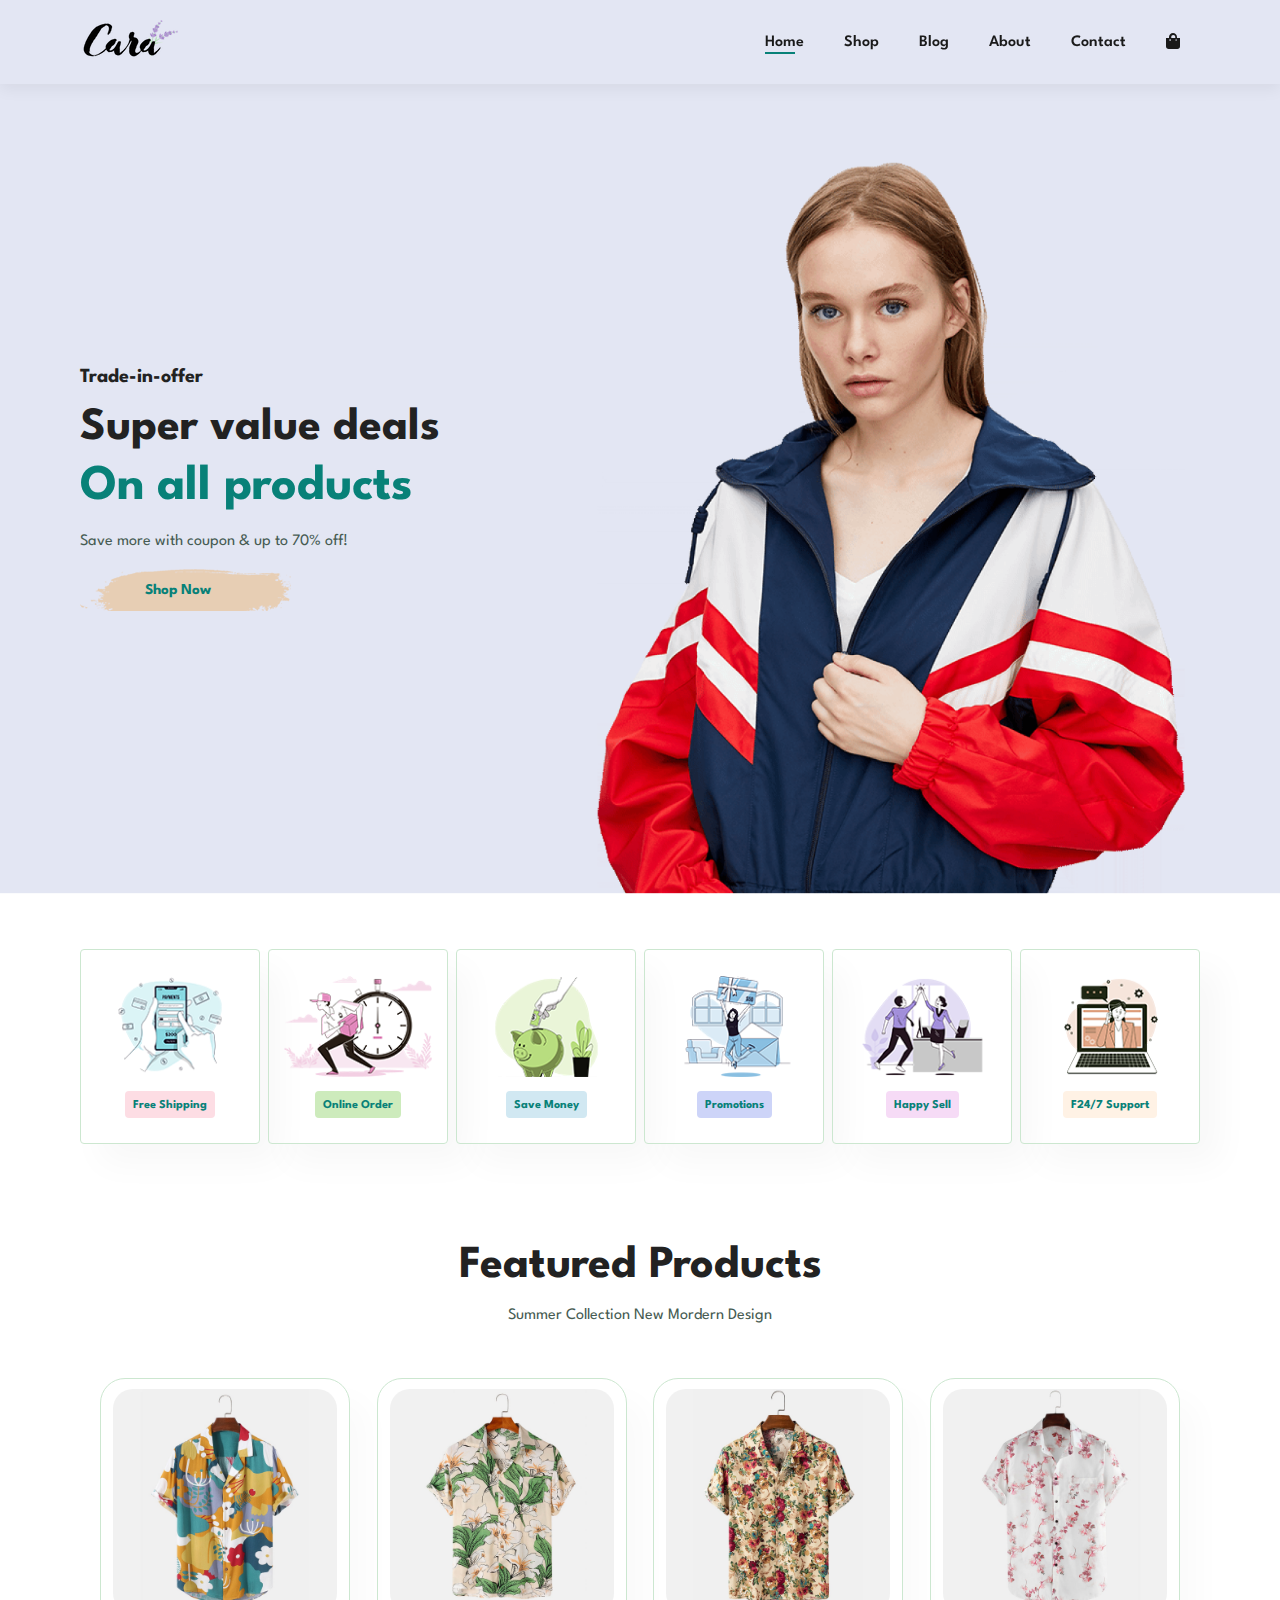
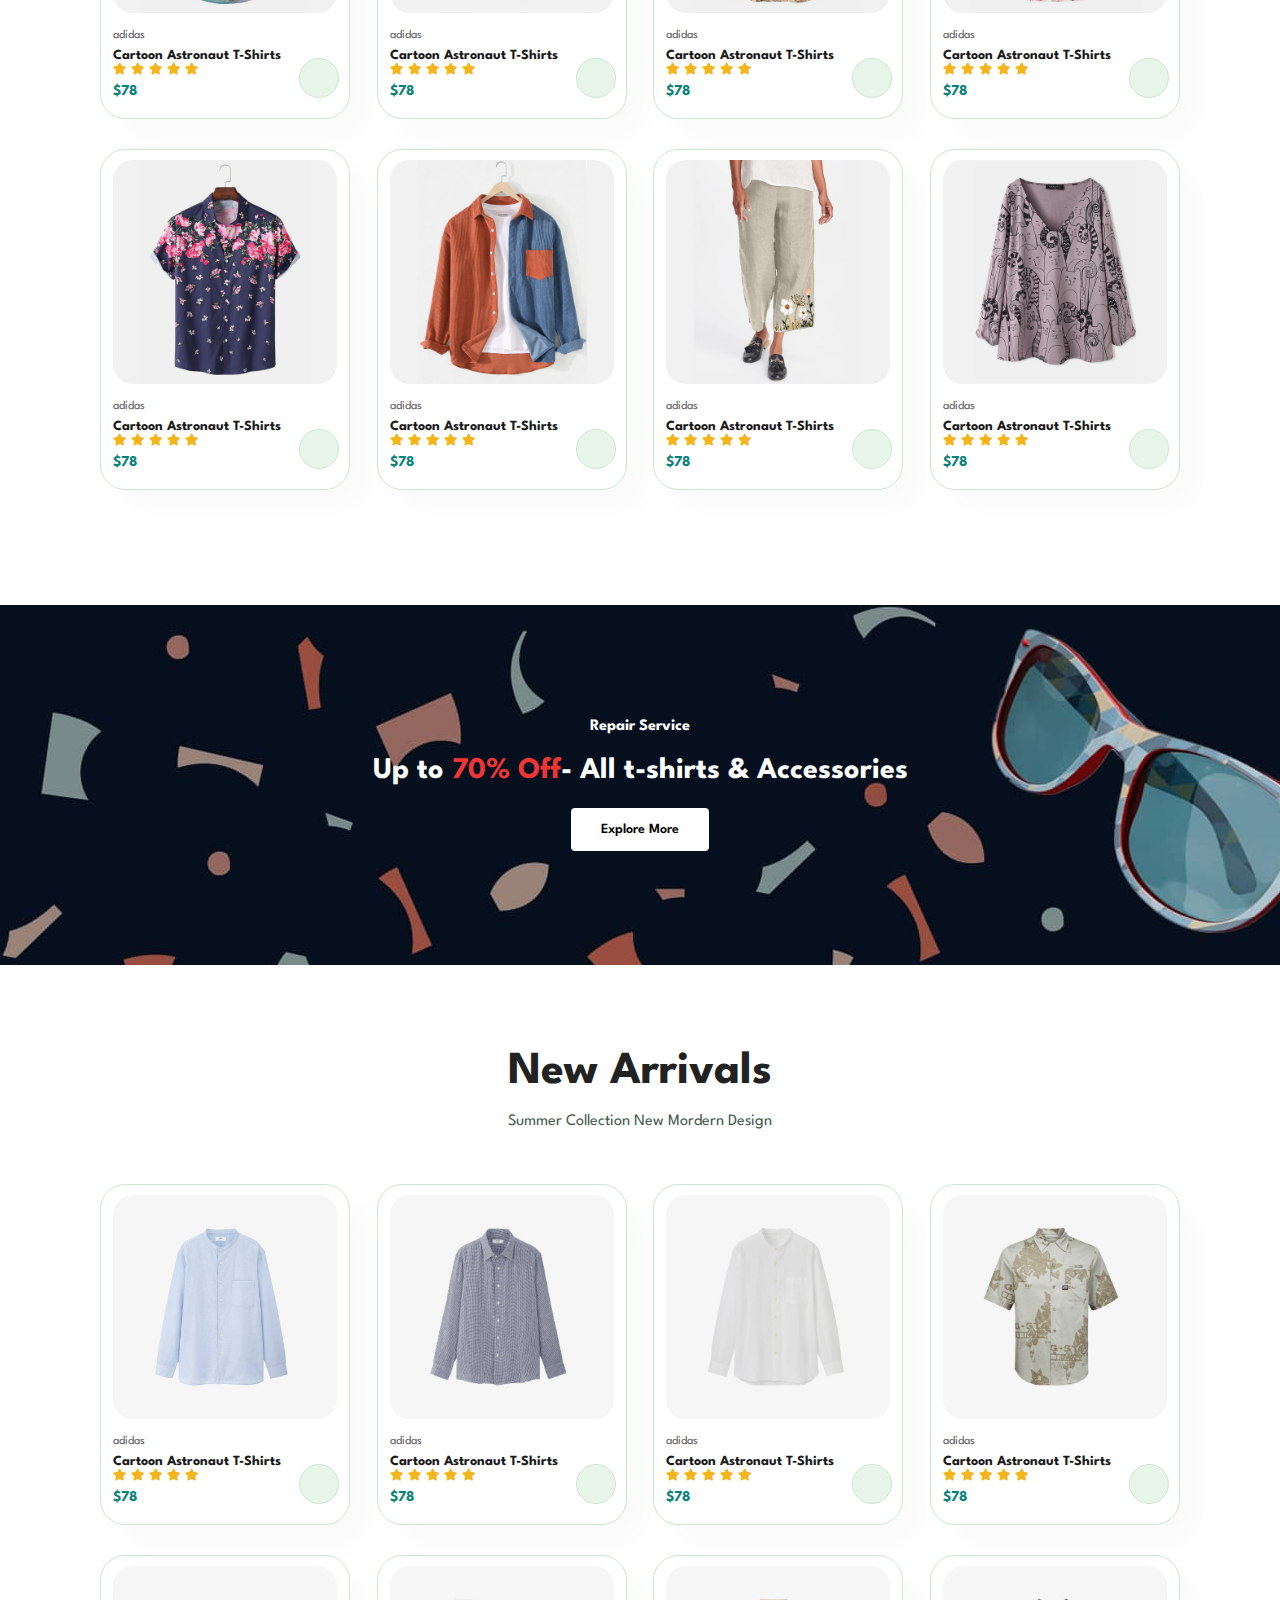
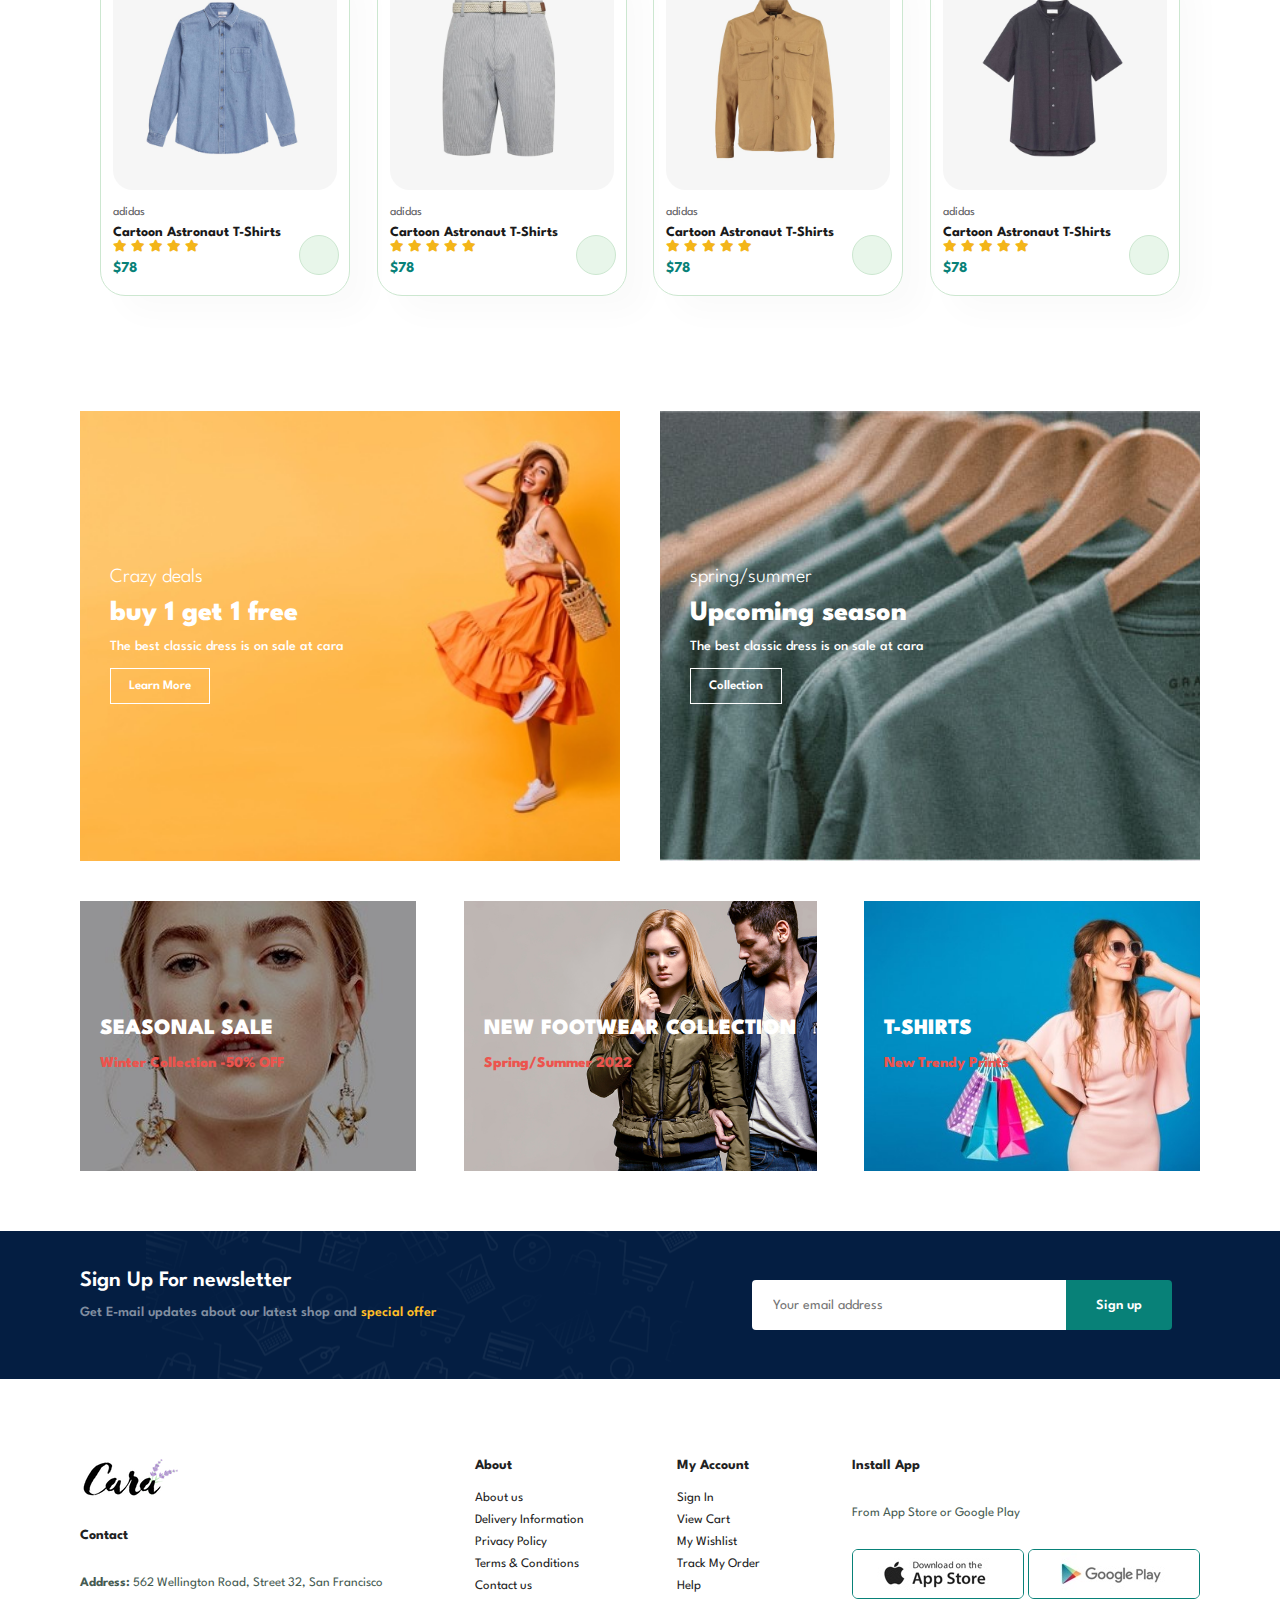
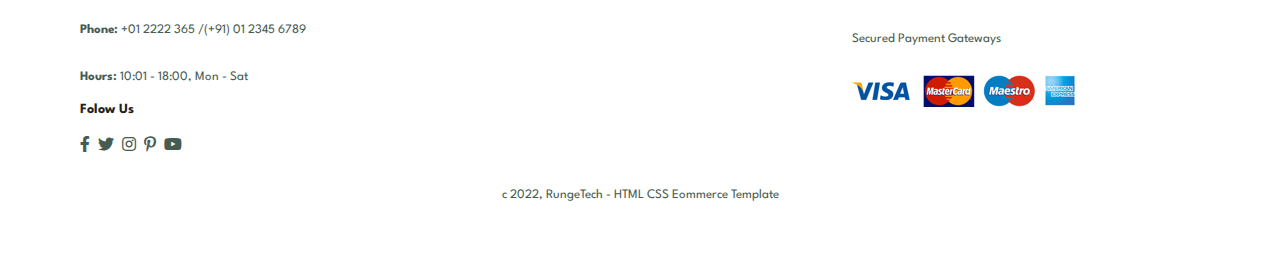
<file: index.html>
<!doctype html>
<html lang="en">
<head>
  <meta charset="UTF-8">
  <meta http-equiv="X-UA-Compatible" content="IE=edge">
  <meta name="viewport" content="width=device-width, initial-scale=1.0">
  <title>ECOMMERCE WEBSITE</title>
  <link rel="stylesheet" href="https://use.fontawesome.com/releases/v5.15.4/css/all.css"/>
  <link href="style.css" rel="stylesheet">
</head>
<body>
  <section id="header">
    <a href="#"><img src="img/logo.png" alt="" class="logo"></a>
    <div>
      <ul id="navbar">
        <li><a href="index.html" class="active">Home</a></li>
        <li><a href="shop.html">Shop</a></li>
        <li><a href="blog.html">Blog</a></li>
        <li><a href="about.html">About</a></li>
        <li><a href="contact.html">Contact</a></li>
        <li id="lg-bag"><a href="cart.html"><i class="fas fa-shopping-bag"></i></a></li>
        <a href="#" id="close"><i class="fas fa-times"></i></a>
      </ul>
    </div>
    <div id="mobile">
      <a href="cart.html"><i class="fas fa-shopping-bag"></i></a>
      <i  id="bar" class="fas fa-bars"></i>
    </div>
  </section>
  <section id="hero">
    <h4>Trade-in-offer</h4>
    <h2>Super value deals</h2>
    <h1>On all products</h1>
    <p>Save more with coupon & up to 70% off!</p>
    <button>Shop Now</button>
  </section>
  <section id="feature" class="section-p1">
    <div class="fe-box">
      <img src="img/features/f1.png" alt="">
      <h6>Free Shipping</h6>
    </div>
    <div class="fe-box">
      <img src="img/features/f2.png" alt="">
      <h6>Online Order</h6>
    </div>
    <div class="fe-box">
      <img src="img/features/f3.png" alt="">
      <h6>Save Money</h6>
    </div>
    <div class="fe-box">
      <img src="img/features/f4.png" alt="">
      <h6>Promotions</h6>
    </div>
    <div class="fe-box">
      <img src="img/features/f5.png" alt="">
      <h6>Happy Sell</h6>
    </div>
    <div class="fe-box">
      <img src="img/features/f6.png" alt="">
      <h6>F24/7 Support</h6>
    </div>
  </section>
<section id="product1" class="section-p1">
<h2>Featured Products</h2>
<p>Summer Collection New Mordern Design</p>
<div class="pro-container">
  <div class="pro">
    <img src="img/products/f1.jpg" alt="">
    <div class="des">
      <span>adidas</span>
      <h5>Cartoon Astronaut T-Shirts</h5>
      <div class="star">
          <i class="fas fa-star"></i>
          <i class="fas fa-star"></i>
          <i class="fas fa-star"></i>
          <i class="fas fa-star"></i>
          <i class="fas fa-star"></i>
      </div>
      <h4>$78</h4>
    </div>
    <a href="#"><i class="fas fa-shopping-cart cart"></i></a>
  </div>
  <div class="pro">
    <img src="img/products/f2.jpg" alt="">
    <div class="des">
      <span>adidas</span>
      <h5>Cartoon Astronaut T-Shirts</h5>
      <div class="star">
          <i class="fas fa-star"></i>
          <i class="fas fa-star"></i>
          <i class="fas fa-star"></i>
          <i class="fas fa-star"></i>
          <i class="fas fa-star"></i>
      </div>
      <h4>$78</h4>
    </div>
    <a href="#"><i class="fas fa-shopping-cart cart"></i></a>
  </div>
  <div class="pro">
    <img src="img/products/f3.jpg" alt="">
    <div class="des">
      <span>adidas</span>
      <h5>Cartoon Astronaut T-Shirts</h5>
      <div class="star">
          <i class="fas fa-star"></i>
          <i class="fas fa-star"></i>
          <i class="fas fa-star"></i>
          <i class="fas fa-star"></i>
          <i class="fas fa-star"></i>
      </div>
      <h4>$78</h4>
    </div>
    <a href="#"><i class="fas fa-shopping-cart cart"></i></a>
  </div>
  <div class="pro">
    <img src="img/products/f4.jpg" alt="">
    <div class="des">
      <span>adidas</span>
      <h5>Cartoon Astronaut T-Shirts</h5>
      <div class="star">
          <i class="fas fa-star"></i>
          <i class="fas fa-star"></i>
          <i class="fas fa-star"></i>
          <i class="fas fa-star"></i>
          <i class="fas fa-star"></i>
      </div>
      <h4>$78</h4>
    </div>
    <a href="#"><i class="fas fa-shopping-cart cart"></i></a>
  </div>
  <div class="pro">
    <img src="img/products/f5.jpg
    " alt="">
    <div class="des">
      <span>adidas</span>
      <h5>Cartoon Astronaut T-Shirts</h5>
      <div class="star">
          <i class="fas fa-star"></i>
          <i class="fas fa-star"></i>
          <i class="fas fa-star"></i>
          <i class="fas fa-star"></i>
          <i class="fas fa-star"></i>
      </div>
      <h4>$78</h4>
    </div>
    <a href="#"><i class="fas fa-shopping-cart cart"></i></a>
  </div>
  <div class="pro">
    <img src="img/products/f6.jpg" alt="">
    <div class="des">
      <span>adidas</span>
      <h5>Cartoon Astronaut T-Shirts</h5>
      <div class="star">
          <i class="fas fa-star"></i>
          <i class="fas fa-star"></i>
          <i class="fas fa-star"></i>
          <i class="fas fa-star"></i>
          <i class="fas fa-star"></i>
      </div>
      <h4>$78</h4>
    </div>
    <a href="#"><i class="fas fa-shopping-cart cart"></i></a>
  </div>
  <div class="pro">
    <img src="img/products/f7.jpg" alt="">
    <div class="des">
      <span>adidas</span>
      <h5>Cartoon Astronaut T-Shirts</h5>
      <div class="star">
          <i class="fas fa-star"></i>
          <i class="fas fa-star"></i>
          <i class="fas fa-star"></i>
          <i class="fas fa-star"></i>
          <i class="fas fa-star"></i>
      </div>
      <h4>$78</h4>
    </div>
    <a href="#"><i class="fas fa-shopping-cart cart"></i></a>
  </div>  
  <div class="pro">
    <img src="img/products/f8.jpg" alt="">
    <div class="des">
      <span>adidas</span>
      <h5>Cartoon Astronaut T-Shirts</h5>
      <div class="star">
          <i class="fas fa-star"></i>
          <i class="fas fa-star"></i>
          <i class="fas fa-star"></i>
          <i class="fas fa-star"></i>
          <i class="fas fa-star"></i>
      </div>
      <h4>$78</h4>
    </div>
    <a href="#"><i class="fas fa-shopping-cart cart"></i></a>
  </div>
</div>
</section>
<section id="banner" class="section-m1">
<h4>Repair Service</h4>
<h2>Up to <span>70% Off</span>- All t-shirts & Accessories</h2>
<button class="normal">Explore More</button>
</section>
<section id="product1" class="section-p1">
  <h2>New Arrivals</h2>
  <p>Summer Collection New Mordern Design</p>
  <div class="pro-container">
    <div class="pro">
      <img src="img/products/n1.jpg" alt="">
      <div class="des">
        <span>adidas</span>
        <h5>Cartoon Astronaut T-Shirts</h5>
        <div class="star">
            <i class="fas fa-star"></i>
            <i class="fas fa-star"></i>
            <i class="fas fa-star"></i>
            <i class="fas fa-star"></i>
            <i class="fas fa-star"></i>
        </div>
        <h4>$78</h4>
      </div>
      <a href="#"><i class="fas fa-shopping-cart cart"></i></a>
    </div>
    <div class="pro">
      <img src="img/products/n2.jpg" alt="">
      <div class="des">
        <span>adidas</span>
        <h5>Cartoon Astronaut T-Shirts</h5>
        <div class="star">
            <i class="fas fa-star"></i>
            <i class="fas fa-star"></i>
            <i class="fas fa-star"></i>
            <i class="fas fa-star"></i>
            <i class="fas fa-star"></i>
        </div>
        <h4>$78</h4>
      </div>
      <a href="#"><i class="fas fa-shopping-cart cart"></i></a>
    </div>
    <div class="pro">
      <img src="img/products/n3.jpg" alt="">
      <div class="des">
        <span>adidas</span>
        <h5>Cartoon Astronaut T-Shirts</h5>
        <div class="star">
            <i class="fas fa-star"></i>
            <i class="fas fa-star"></i>
            <i class="fas fa-star"></i>
            <i class="fas fa-star"></i>
            <i class="fas fa-star"></i>
        </div>
        <h4>$78</h4>
      </div>
      <a href="#"><i class="fas fa-shopping-cart cart"></i></a>
    </div>
    <div class="pro">
      <img src="img/products/n4.jpg" alt="">
      <div class="des">
        <span>adidas</span>
        <h5>Cartoon Astronaut T-Shirts</h5>
        <div class="star">
            <i class="fas fa-star"></i>
            <i class="fas fa-star"></i>
            <i class="fas fa-star"></i>
            <i class="fas fa-star"></i>
            <i class="fas fa-star"></i>
        </div>
        <h4>$78</h4>
      </div>
      <a href="#"><i class="fas fa-shopping-cart cart"></i></a>
    </div>
    <div class="pro">
      <img src="img/products/n5.jpg" alt="">
      <div class="des">
        <span>adidas</span>
        <h5>Cartoon Astronaut T-Shirts</h5>
        <div class="star">
            <i class="fas fa-star"></i>
            <i class="fas fa-star"></i>
            <i class="fas fa-star"></i>
            <i class="fas fa-star"></i>
            <i class="fas fa-star"></i>
        </div>
        <h4>$78</h4>
      </div>
      <a href="#"><i class="fas fa-shopping-cart cart"></i></a>
    </div>
    <div class="pro">
      <img src="img/products/n6.jpg" alt="">
      <div class="des">
        <span>adidas</span>
        <h5>Cartoon Astronaut T-Shirts</h5>
        <div class="star">
            <i class="fas fa-star"></i>
            <i class="fas fa-star"></i>
            <i class="fas fa-star"></i>
            <i class="fas fa-star"></i>
            <i class="fas fa-star"></i>
        </div>
        <h4>$78</h4>
      </div>
      <a href="#"><i class="fas fa-shopping-cart cart"></i></a>
    </div>
    <div class="pro">
      <img src="img/products/n7.jpg" alt="">
      <div class="des">
        <span>adidas</span>
        <h5>Cartoon Astronaut T-Shirts</h5>
        <div class="star">
            <i class="fas fa-star"></i>
            <i class="fas fa-star"></i>
            <i class="fas fa-star"></i>
            <i class="fas fa-star"></i>
            <i class="fas fa-star"></i>
        </div>
        <h4>$78</h4>
      </div>
      <a href="#"><i class="fas fa-shopping-cart cart"></i></a>
    </div>
    <div class="pro">
      <img src="img/products/n8.jpg" alt="">
      <div class="des">
        <span>adidas</span>
        <h5>Cartoon Astronaut T-Shirts</h5>
        <div class="star">
            <i class="fas fa-star"></i>
            <i class="fas fa-star"></i>
            <i class="fas fa-star"></i>
            <i class="fas fa-star"></i>
            <i class="fas fa-star"></i>
        </div>
        <h4>$78</h4>
      </div>
      <a href="#"><i class="fas fa-shopping-cart cart"></i></a>
    </div>
  </div>
  </section>
  <section id="sm-banner" class="section-p1">
    <div class="banner-box">
      <h4>Crazy deals</h4>
      <h2>buy 1 get 1 free</h2>
      <span>The best classic dress is on sale at cara</span>
      <button class="white">Learn More</button>
    </div>
    <div class="banner-box banner-box2">
      <h4>spring/summer</h4>
      <h2>Upcoming season</h2>
      <span>The best classic dress is on sale at cara</span>
      <button class="white">Collection</button>
    </div>
  </section>
<section id="banner3">
  <div class="banner-box">
    <h2>SEASONAL SALE</h2>
    <h3>Winter Collection -50% OFF</h3>
  </div>
  <div class="banner-box banner-box2">
    <h2>NEW FOOTWEAR COLLECTION</h2>
    <h3>Spring/Summer 2022</h3>
  </div>
  <div class="banner-box banner-box3">
    <h2>T-SHIRTS</h2>
    <h3>New Trendy Prints </h3>
  </div>
</section>
<section id="newsletter" class="section-p1 section-m1">
  <div class="newstext">
    <h4>Sign Up For newsletter</h4>
    <p>Get E-mail updates about our latest shop and <span>special offer</span></p>
  </div>
  <div class="form">
    <input type="text" placeholder="Your email address">
    <button class="normal">Sign up</button>
  </div>
</section>
<footer class="section-p1">
  <div class="col">
   <img class="logo" src="img/logo.png" alt="">
   <h4>Contact</h4>
   <p><strong>Address:</strong> 562 Wellington Road, Street 32, San 
  Francisco</p>
   <p><strong>Phone:</strong> +01 2222 365 /(+91) 01 2345 6789</p>
   <p><strong>Hours:</strong> 10:01 - 18:00, Mon - Sat</p>
  <div class="follow">
    <h4>Folow Us</h4>
    <div class="icon">
      <i class="fab fa-facebook-f"></i>
      <i class="fab fa-twitter"></i>
      <i class="fab fa-instagram"></i>
      <i class="fab fa-pinterest-p"></i>
      <i class="fab fa-youtube"></i>
    </div>
  </div>
  </div>
    <div class="col">
      <h4>About</h4>
      <a href="#">About us</a>
      <a href="#">Delivery Information</a>
      <a href="#">Privacy Policy</a>
      <a href="#">Terms & Conditions</a>
      <a href="#">Contact us</a>
    </div>
    <div class="col">
      <h4>My Account</h4>
      <a href="#">Sign In</a>
      <a href="#">View Cart</a>
      <a href="#">My Wishlist</a>
      <a href="#">Track My Order</a>
      <a href="#">Help</a>
    </div>
    <div class="col install">
      <h4>Install App</h4>
      <p>From App Store or Google Play</p>
      <div class="row">
        <img src="img/pay/app.jpg" alt="">
        <img src="img/pay/play.jpg" alt="">
      </div>
      <p>Secured Payment Gateways</p>
      <img src="img/pay/pay.png" alt="">
    </div>
    <div class="copyright">
      <p>c 2022, RungeTech - HTML CSS Eommerce Template</p>
    </div>
  </footer>
  <Script src="script.js"></Script>
</body>
</html>
</file>
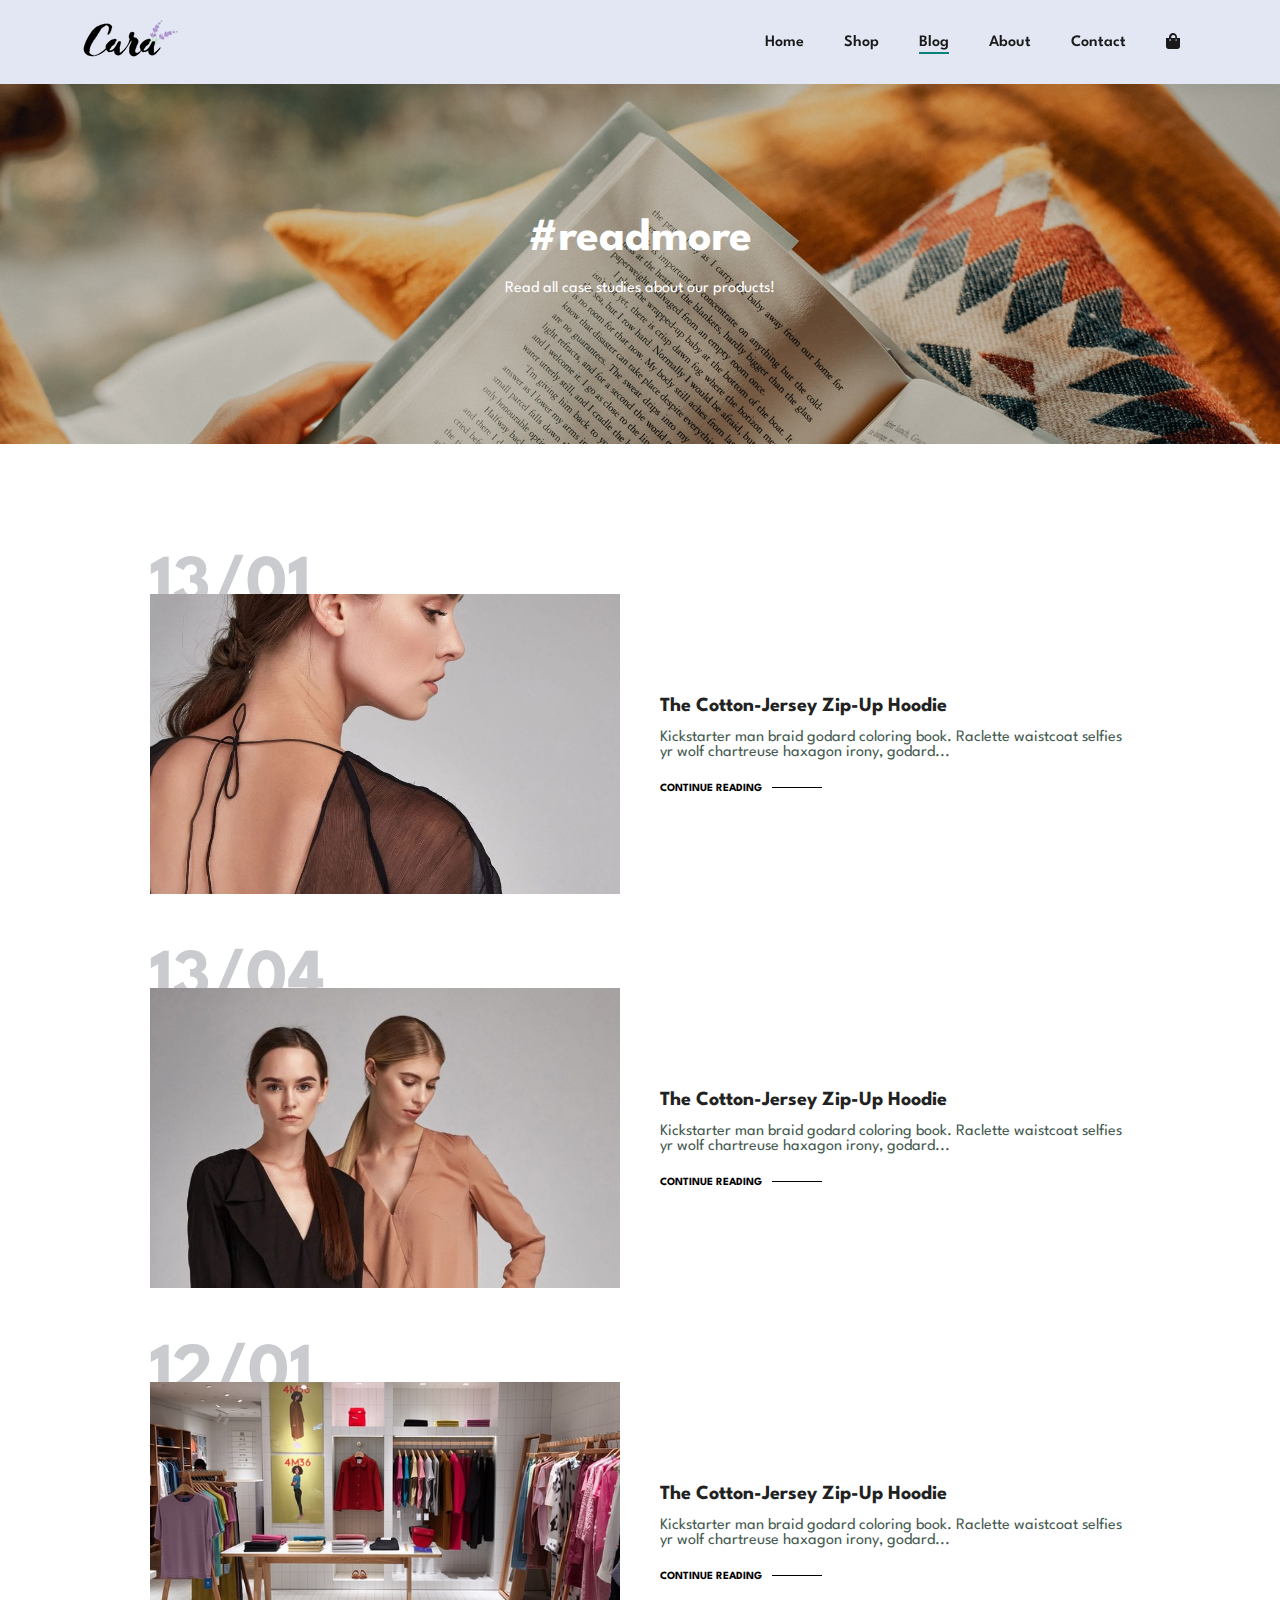
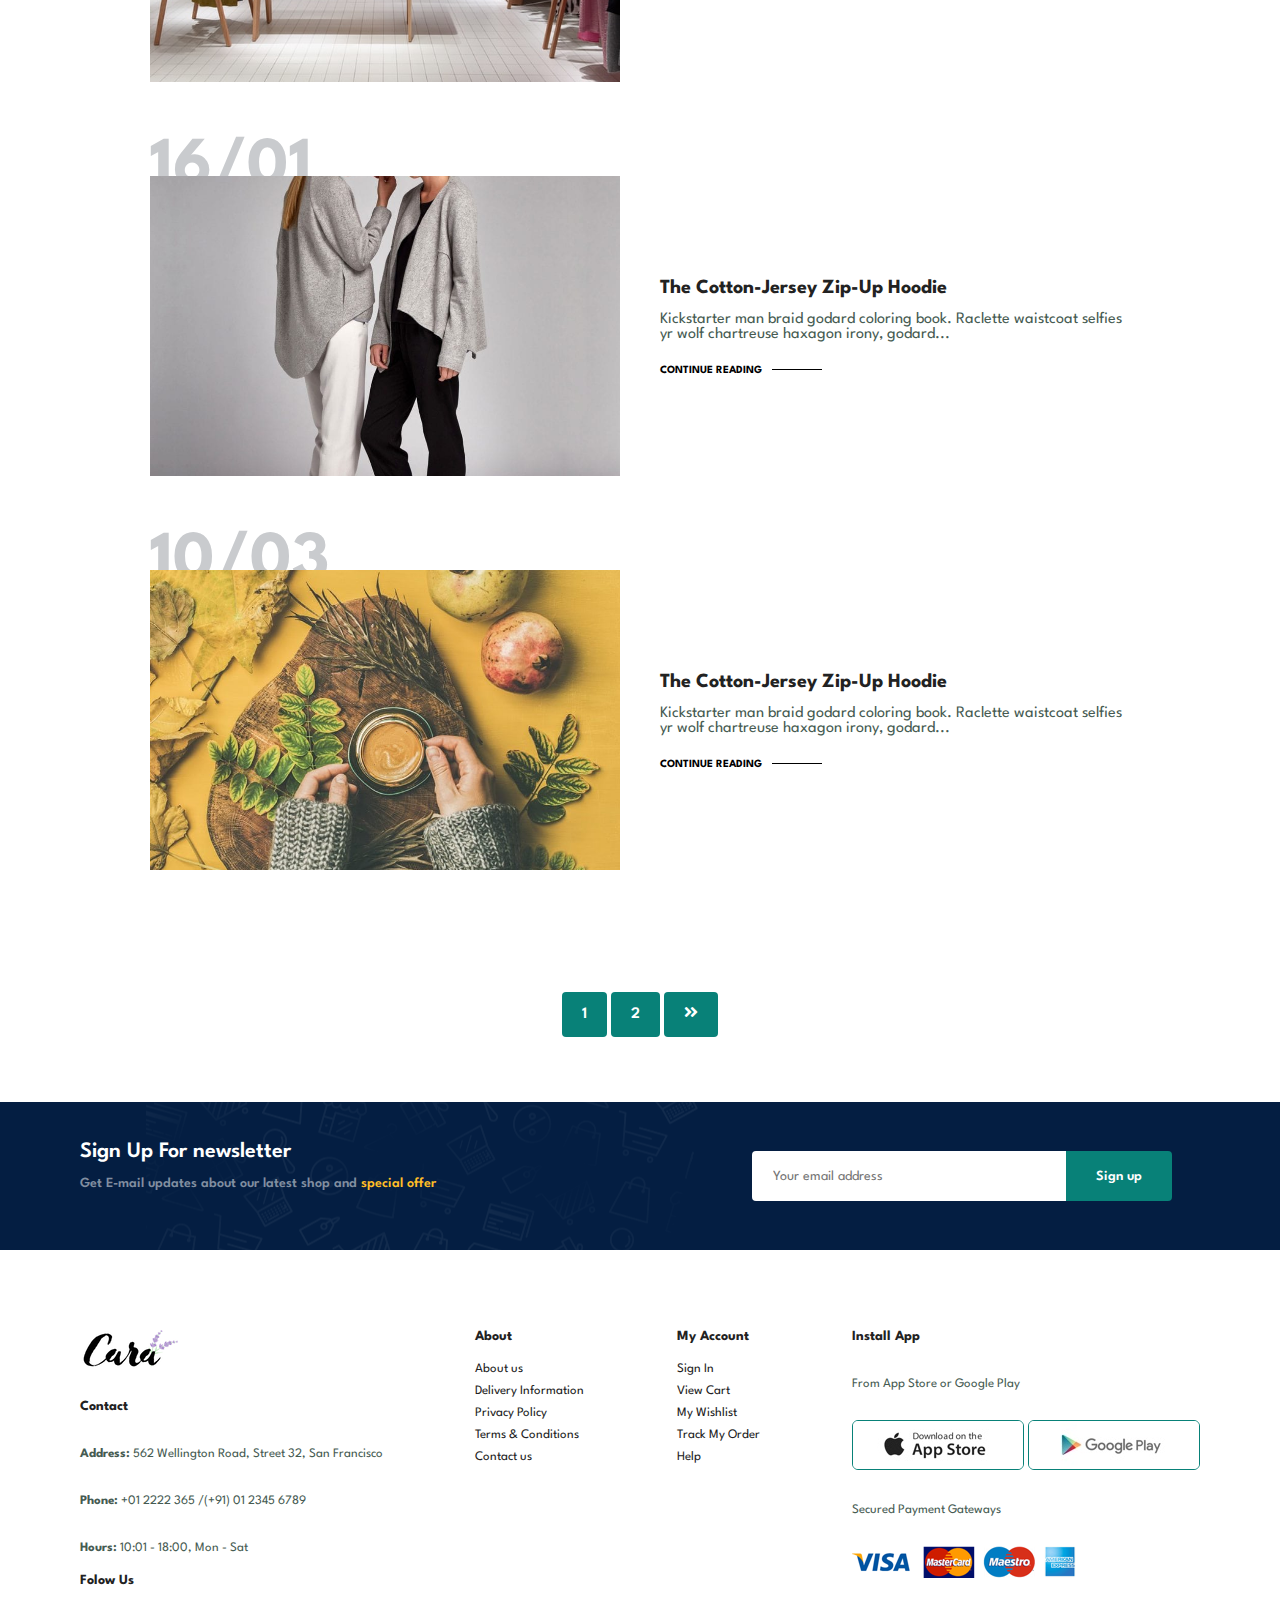
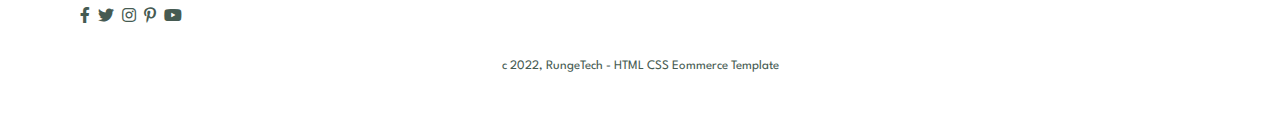
<file: blog.html>
<!doctype html>
<html lang="en">
<head>
  <meta charset="UTF-8">
  <meta http-equiv="X-UA-Compatible" content="IE=edge">
  <meta name="viewport" content="width=device-width, initial-scale=1.0">
  <title>ECOMMERCE WEBSITE</title>
  <link rel="stylesheet" href="https://use.fontawesome.com/releases/v5.15.4/css/all.css"/>
  <link href="style.css" rel="stylesheet">
</head>
<body>
  <section id="header">
    <a href="#"><img src="img/logo.png" alt="" class="logo"></a>
    <div>
      <ul id="navbar">
        <li><a href="index.html">Home</a></li>
        <li><a href="shop.html">Shop</a></li>
        <li><a class="active" href="blog.html">Blog</a></li>
        <li><a href="about.html">About</a></li>
        <li><a href="contact.html">Contact</a></li>
        <li id="lg-bag"><a href="cart.html"><i class="fas fa-shopping-bag"></i></a></li>
        <a href="#" id="close"><i class="fas fa-times"></i></a>
      </ul>
    </div>
    <div id="mobile">
      <a href="cart.html"><i class="fas fa-shopping-bag"></i></a>
      <i  id="bar" class="fas fa-bars"></i>
    </div>
  </section>

  <section id="page-header"  class="blog-header">
    <h2>#readmore</h2>
    <p>Read all case studies about our products!</p>
  </section>

  <section id="blog">
    <div class="blog-box">
        <div class="blog-img">
            <img src="img/blog/b1.jpg" alt="">
        </div>
    <div class="blog-details">
        <h4>The Cotton-Jersey Zip-Up Hoodie</h4>
        <p>Kickstarter man braid godard coloring book. Raclette waistcoat
            selfies yr wolf chartreuse haxagon irony, godard... </p>
            <a href="#">CONTINUE READING</a>
    </div>
        <h1>13/01</h1>
    </div>
    <div class="blog-box">
        <div class="blog-img">
            <img src="img/blog/b2.jpg" alt="">
        </div>
    <div class="blog-details">
        <h4>The Cotton-Jersey Zip-Up Hoodie</h4>
        <p>Kickstarter man braid godard coloring book. Raclette waistcoat
            selfies yr wolf chartreuse haxagon irony, godard... </p>
            <a href="#">CONTINUE READING</a>
    </div>
        <h1>13/04</h1>
    </div>
    <div class="blog-box">
        <div class="blog-img">
            <img src="img/blog/b3.jpg" alt="">
        </div>
    <div class="blog-details">
        <h4>The Cotton-Jersey Zip-Up Hoodie</h4>
        <p>Kickstarter man braid godard coloring book. Raclette waistcoat
            selfies yr wolf chartreuse haxagon irony, godard... </p>
            <a href="#">CONTINUE READING</a>
    </div>
        <h1>12/01</h1>
    </div>
    <div class="blog-box">
        <div class="blog-img">
            <img src="img/blog/b4.jpg" alt="">
        </div>
    <div class="blog-details">
        <h4>The Cotton-Jersey Zip-Up Hoodie</h4>
        <p>Kickstarter man braid godard coloring book. Raclette waistcoat
            selfies yr wolf chartreuse haxagon irony, godard... </p>
            <a href="#">CONTINUE READING</a>
    </div>
        <h1>16/01</h1>
    </div>
    <div class="blog-box">
        <div class="blog-img">
            <img src="img/blog/b6.jpg" alt="">
        </div>
    <div class="blog-details">
        <h4>The Cotton-Jersey Zip-Up Hoodie</h4>
        <p>Kickstarter man braid godard coloring book. Raclette waistcoat
            selfies yr wolf chartreuse haxagon irony, godard... </p>
            <a href="#">CONTINUE READING</a>
    </div>
        <h1>10/03</h1>
    </div>
  </section>

<section id="pagination" class="section-p1">
    <a href="#">1</a>
    <a href="#">2</a>
    <a href="#"><i class="fas fa-angle-double-right"></i></a>
</section>

<section id="newsletter" class="section-p1 section-m1">
  <div class="newstext">
    <h4>Sign Up For newsletter</h4>
    <p>Get E-mail updates about our latest shop and <span>special offer</span></p>
  </div>
  <div class="form">
    <input type="text" placeholder="Your email address">
    <button class="normal">Sign up</button>
  </div>
</section>

<footer class="section-p1">
<div class="col">
 <img class="logo" src="img/logo.png" alt="">
 <h4>Contact</h4>
 <p><strong>Address:</strong> 562 Wellington Road, Street 32, San 
Francisco</p>
 <p><strong>Phone:</strong> +01 2222 365 /(+91) 01 2345 6789</p>
 <p><strong>Hours:</strong> 10:01 - 18:00, Mon - Sat</p>
<div class="follow">
  <h4>Folow Us</h4>
  <div class="icon">
    <i class="fab fa-facebook-f"></i>
    <i class="fab fa-twitter"></i>
    <i class="fab fa-instagram"></i>
    <i class="fab fa-pinterest-p"></i>
    <i class="fab fa-youtube"></i>
  </div>
</div>
</div>
  <div class="col">
    <h4>About</h4>
    <a href="#">About us</a>
    <a href="#">Delivery Information</a>
    <a href="#">Privacy Policy</a>
    <a href="#">Terms & Conditions</a>
    <a href="#">Contact us</a>
  </div>
  <div class="col">
    <h4>My Account</h4>
    <a href="#">Sign In</a>
    <a href="#">View Cart</a>
    <a href="#">My Wishlist</a>
    <a href="#">Track My Order</a>
    <a href="#">Help</a>
  </div>
  <div class="col install">
    <h4>Install App</h4>
    <p>From App Store or Google Play</p>
    <div class="row">
      <img src="img/pay/app.jpg" alt="">
      <img src="img/pay/play.jpg" alt="">
    </div>
    <p>Secured Payment Gateways</p>
    <img src="img/pay/pay.png" alt="">
  </div>
  <div class="copyright">
    <p>c 2022, RungeTech - HTML CSS Eommerce Template</p>

  </div>
</footer>

  <SCript src="script.js"></SCript>

</body>
</html>
</file>
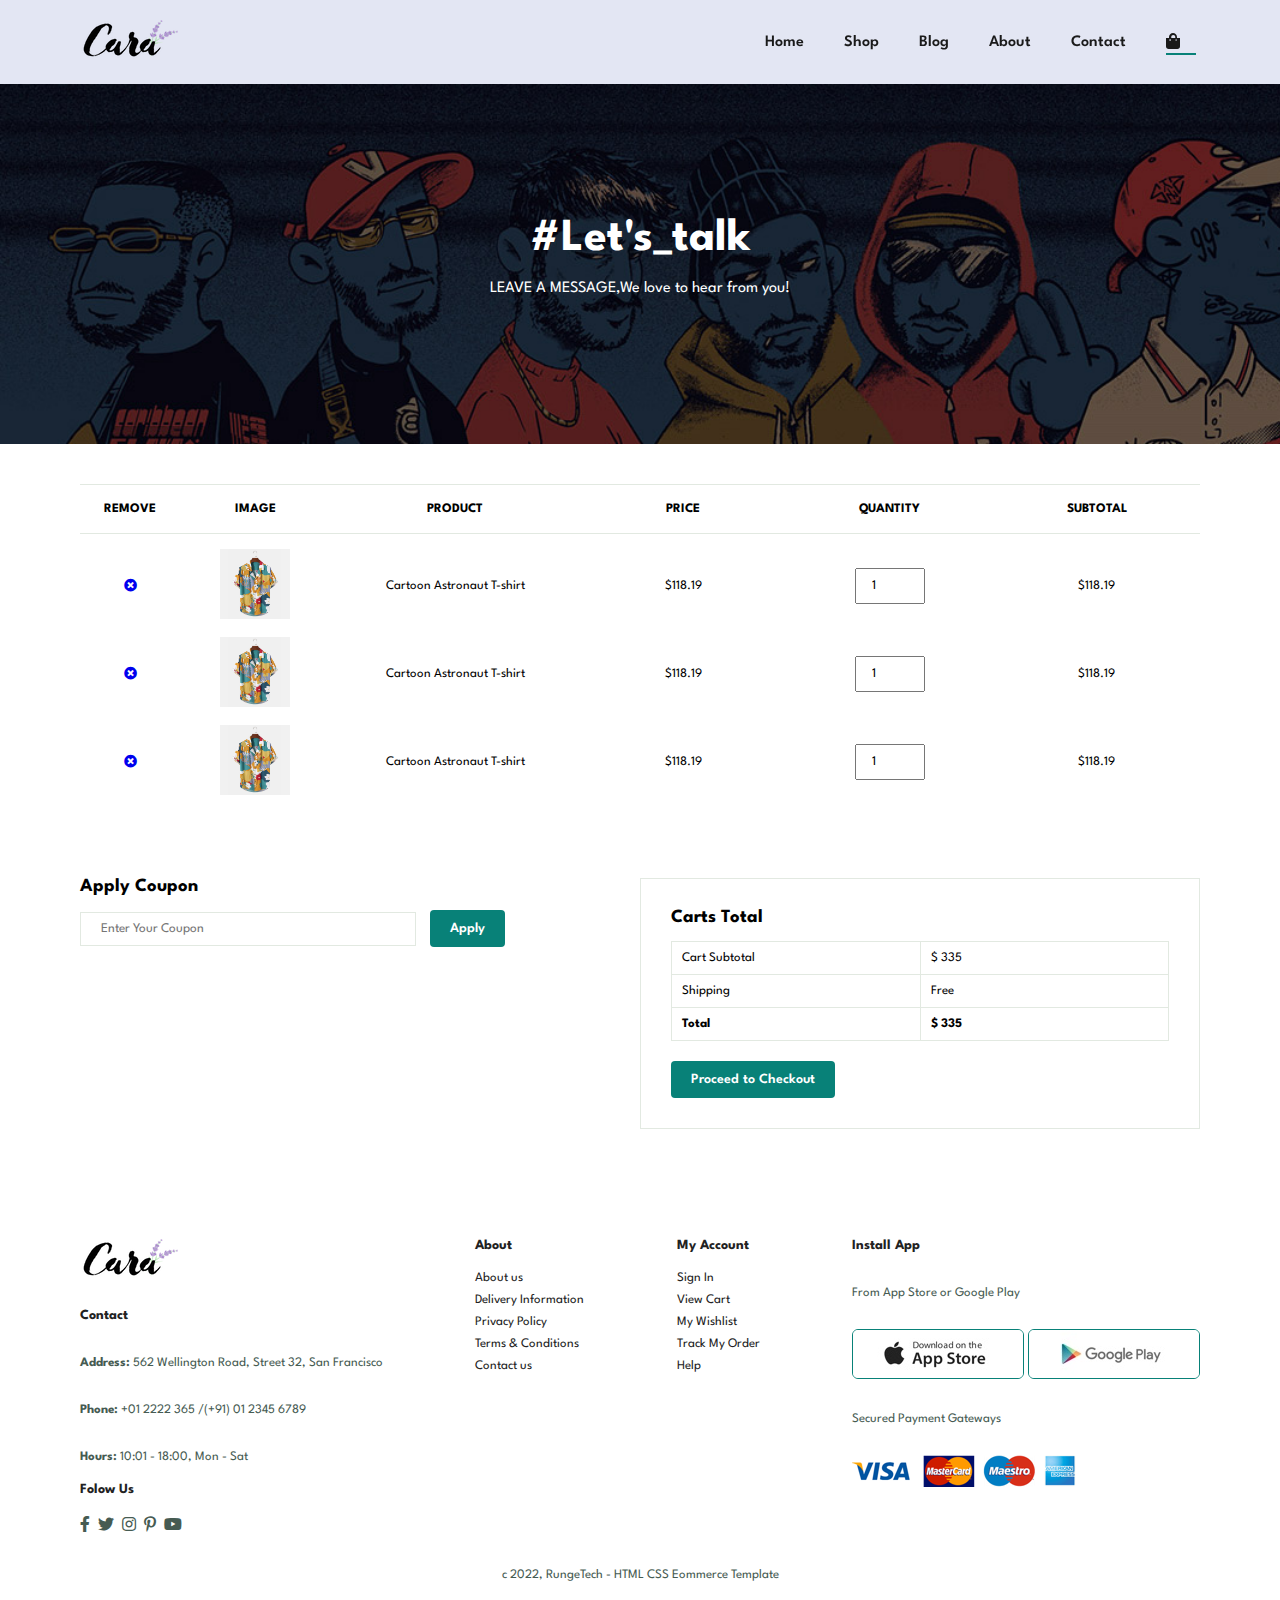
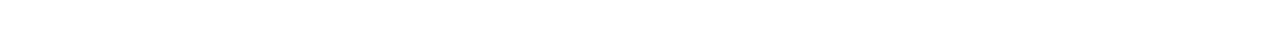
<file: cart.html>
<!doctype html>
<html lang="en">
<head>
  <meta charset="UTF-8">
  <meta http-equiv="X-UA-Compatible" content="IE=edge">
  <meta name="viewport" content="width=device-width, initial-scale=1.0">
  <title>ECOMMERCE WEBSITE</title>
  <link rel="stylesheet" href="https://use.fontawesome.com/releases/v5.15.4/css/all.css"/>
  <link href="style.css" rel="stylesheet">
</head>
<body>
  <section id="header">
    <a href="#"><img src="img/logo.png" alt="" class="logo"></a>
    <div>
      <ul id="navbar">
        <li><a href="index.html">Home</a></li>
        <li><a  href="shop.html">Shop</a></li>
        <li><a href="blog.html">Blog</a></li>
        <li><a href="about.html">About</a></li>
        <li><a href="contact.html">Contact</a></li>
        <li id="lg-bag"><a class="active" href="cart.html"><i class="fas fa-shopping-bag"></i></a></li>
        <a href="#" id="close"><i class="fas fa-times"></i></a>
      </ul>
    </div>
    <div id="mobile">
      <a href="cart.html"><i class="fas fa-shopping-bag"></i></a>
      <i  id="bar" class="fas fa-bars"></i>
    </div>
  </section>

  <section id="page-header" class="cart-header">
    <h2>#Let's_talk</h2>
    <p>LEAVE A MESSAGE,We love to hear from you!</p>
  </section>

<section id="cart" class="section-p1">
<table width="100%">
<thead>
    <tr>
        <td>Remove</td>
        <td>Image</td>
        <td>Product</td>
        <td>Price</td>
        <td>Quantity</td>
        <td>Subtotal</td>
    </tr>
</thead>
<tbody>
    <tr>
        <td><a href="#"><i class="fas fa-times-circle"></i></a></td>
        <td><img src="img/products/f1.jpg" alt=""></td>
        <td>Cartoon Astronaut T-shirt</td>
        <td>$118.19</td>
        <td><input type="number" value="1"></td>
        <td>$118.19</td>
       
    </tr>
    <tr>
        <td><a href="#"><i class="fas fa-times-circle"></i></a></td>
        <td><img src="img/products/f1.jpg" alt=""></td>
        <td>Cartoon Astronaut T-shirt</td>
        <td>$118.19</td>
        <td><input type="number" value="1"></td>
        <td>$118.19</td>
       
    </tr>
    <tr>
        <td><a href="#"><i class="fas fa-times-circle"></i></a></td>
        <td><img src="img/products/f1.jpg" alt=""></td>
        <td>Cartoon Astronaut T-shirt</td>
        <td>$118.19</td>
        <td><input type="number" value="1"></td>
        <td>$118.19</td>
       
    </tr>
</tbody>
</table>
</section>

<section id="cart-add" class="section-p1">
<div id="coupon">
<h3>Apply Coupon</h3>
<div>
    <input type="text" placeholder="Enter Your Coupon">
    <button class="normal">Apply</button>
</div>
</div>
<div id="subtotal">
<h3>Carts Total</h3>
<table>
    <tr>
        <td>Cart Subtotal</td>
        <td>$ 335</td>
    </tr>
    <tr>
        <td>Shipping</td>
        <td>Free</td>
    </tr>
    <tr>
        <td><strong>Total</strong></td>
    <td><strong>$ 335</strong></td>
    </tr>
</table>
<button class="normal">Proceed to Checkout</button>
</div>
</section>

<footer class="section-p1">
<div class="col">
 <img class="logo" src="img/logo.png" alt="">
 <h4>Contact</h4>
 <p><strong>Address:</strong> 562 Wellington Road, Street 32, San 
Francisco</p>
 <p><strong>Phone:</strong> +01 2222 365 /(+91) 01 2345 6789</p>
 <p><strong>Hours:</strong> 10:01 - 18:00, Mon - Sat</p>
<div class="follow">
  <h4>Folow Us</h4>
  <div class="icon">
    <i class="fab fa-facebook-f"></i>
    <i class="fab fa-twitter"></i>
    <i class="fab fa-instagram"></i>
    <i class="fab fa-pinterest-p"></i>
    <i class="fab fa-youtube"></i>
  </div>
</div>
</div>
  <div class="col">
    <h4>About</h4>
    <a href="#">About us</a>
    <a href="#">Delivery Information</a>
    <a href="#">Privacy Policy</a>
    <a href="#">Terms & Conditions</a>
    <a href="#">Contact us</a>
  </div>
  <div class="col">
    <h4>My Account</h4>
    <a href="#">Sign In</a>
    <a href="#">View Cart</a>
    <a href="#">My Wishlist</a>
    <a href="#">Track My Order</a>
    <a href="#">Help</a>
  </div>
  <div class="col install">
    <h4>Install App</h4>
    <p>From App Store or Google Play</p>
    <div class="row">
      <img src="img/pay/app.jpg" alt="">
      <img src="img/pay/play.jpg" alt="">
    </div>
    <p>Secured Payment Gateways</p>
    <img src="img/pay/pay.png" alt="">
  </div>
  <div class="copyright">
    <p>c 2022, RungeTech - HTML CSS Eommerce Template</p>

  </div>
</footer>

  <Script src="script.js"></Script>

</body>
</html>
</file>
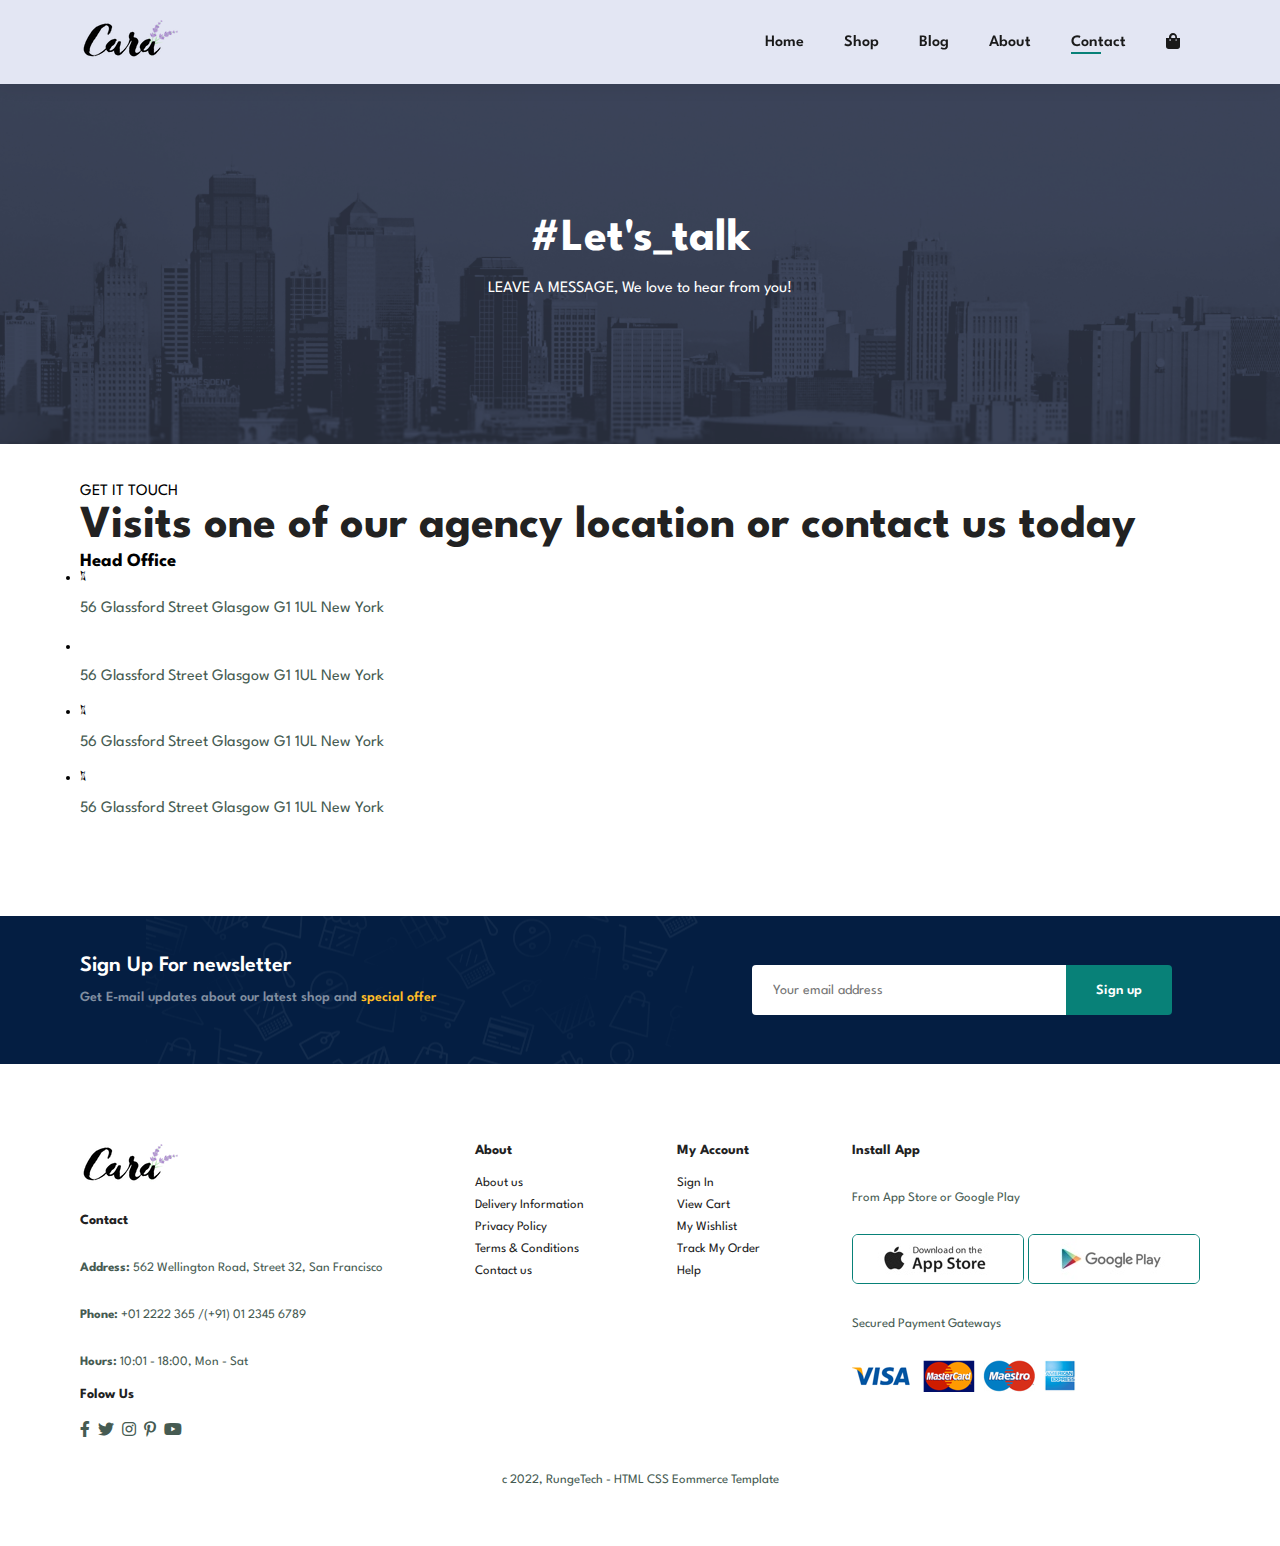
<file: contact.html>
<!doctype html>
<html lang="en">
<head>
  <meta charset="UTF-8">
  <meta http-equiv="X-UA-Compatible" content="IE=edge">
  <meta name="viewport" content="width=device-width, initial-scale=1.0">
  <title>ECOMMERCE WEBSITE</title>
  <link rel="stylesheet" href="https://use.fontawesome.com/releases/v5.15.4/css/all.css"/>
  <link href="style.css" rel="stylesheet">
</head>
<body>
  <section id="header">
    <a href="#"><img src="img/logo.png" alt="" class="logo"></a>
    <div>
      <ul id="navbar">
        <li><a href="index.html">Home</a></li>
        <li><a href="shop.html">Shop</a></li>
        <li><a href="blog.html">Blog</a></li>
        <li><a href="about.html">About</a></li>
        <li><a class="active" href="contact.html">Contact</a></li>
        <li id="lg-bag"><a href="cart.html"><i class="fas fa-shopping-bag"></i></a></li>
        <a href="#" id="close"><i class="fas fa-times"></i></a>
      </ul>
    </div>
    <div id="mobile">
      <a href="cart.html"><i class="fas fa-shopping-bag"></i></a>
      <i  id="bar" class="fas fa-bars"></i>
    </div>
  </section>
  <section id="page-header"  class="about-header">
    <h2>#Let's_talk</h2>
    <p>LEAVE A MESSAGE, We love to hear from you!</p>
  </section>

  <section id="contact-details" class="section-p1">
    <div class="details">
      <span>GET IT TOUCH</span>
      <h2>Visits one of our agency location or contact us today</h2>
      <h3>Head Office</h3>
      <div>
        <li>
           <i class="fal fa-map"></i>
           <p>56 Glassford Street Glasgow G1 1UL New York</p>
        </li>
        <li>
            <i class="fab fa-envelope"></i>
           <p>56 Glassford Street Glasgow G1 1UL New York</p>
        </li>
        <li>
           <i class="fal fa-map"></i>
           <p>56 Glassford Street Glasgow G1 1UL New York</p>
        </li>
        <li>
           <i class="fal fa-map"></i>
           <p>56 Glassford Street Glasgow G1 1UL New York</p>
        </li>
      </div>
    </div>
  </section>
  <section id="newsletter" class="section-p1 section-m1">
    <div class="newstext">
      <h4>Sign Up For newsletter</h4>
      <p>Get E-mail updates about our latest shop and <span>special offer</span></p>
    </div>
    <div class="form">
      <input type="text" placeholder="Your email address">
      <button class="normal">Sign up</button>
    </div>
  </section>
<footer class="section-p1">
<div class="col">
 <img class="logo" src="img/logo.png" alt="">
 <h4>Contact</h4>
 <p><strong>Address:</strong> 562 Wellington Road, Street 32, San 
Francisco</p>
 <p><strong>Phone:</strong> +01 2222 365 /(+91) 01 2345 6789</p>
 <p><strong>Hours:</strong> 10:01 - 18:00, Mon - Sat</p>
<div class="follow">
  <h4>Folow Us</h4>
  <div class="icon">
    <i class="fab fa-facebook-f"></i>
    <i class="fab fa-twitter"></i>
    <i class="fab fa-instagram"></i>
    <i class="fab fa-pinterest-p"></i>
    <i class="fab fa-youtube"></i>
  </div>
</div>
</div>
  <div class="col">
    <h4>About</h4>
    <a href="#">About us</a>
    <a href="#">Delivery Information</a>
    <a href="#">Privacy Policy</a>
    <a href="#">Terms & Conditions</a>
    <a href="#">Contact us</a>
  </div>
  <div class="col">
    <h4>My Account</h4>
    <a href="#">Sign In</a>
    <a href="#">View Cart</a>
    <a href="#">My Wishlist</a>
    <a href="#">Track My Order</a>
    <a href="#">Help</a>
  </div>
  <div class="col install">
    <h4>Install App</h4>
    <p>From App Store or Google Play</p>
    <div class="row">
      <img src="img/pay/app.jpg" alt="">
      <img src="img/pay/play.jpg" alt="">
    </div>
    <p>Secured Payment Gateways</p>
    <img src="img/pay/pay.png" alt="">
  </div>
  <div class="copyright">
    <p>c 2022, RungeTech - HTML CSS Eommerce Template</p>

  </div>
</footer>

  <SCript src="script.js"></SCript>

</body>
</html>
</file>
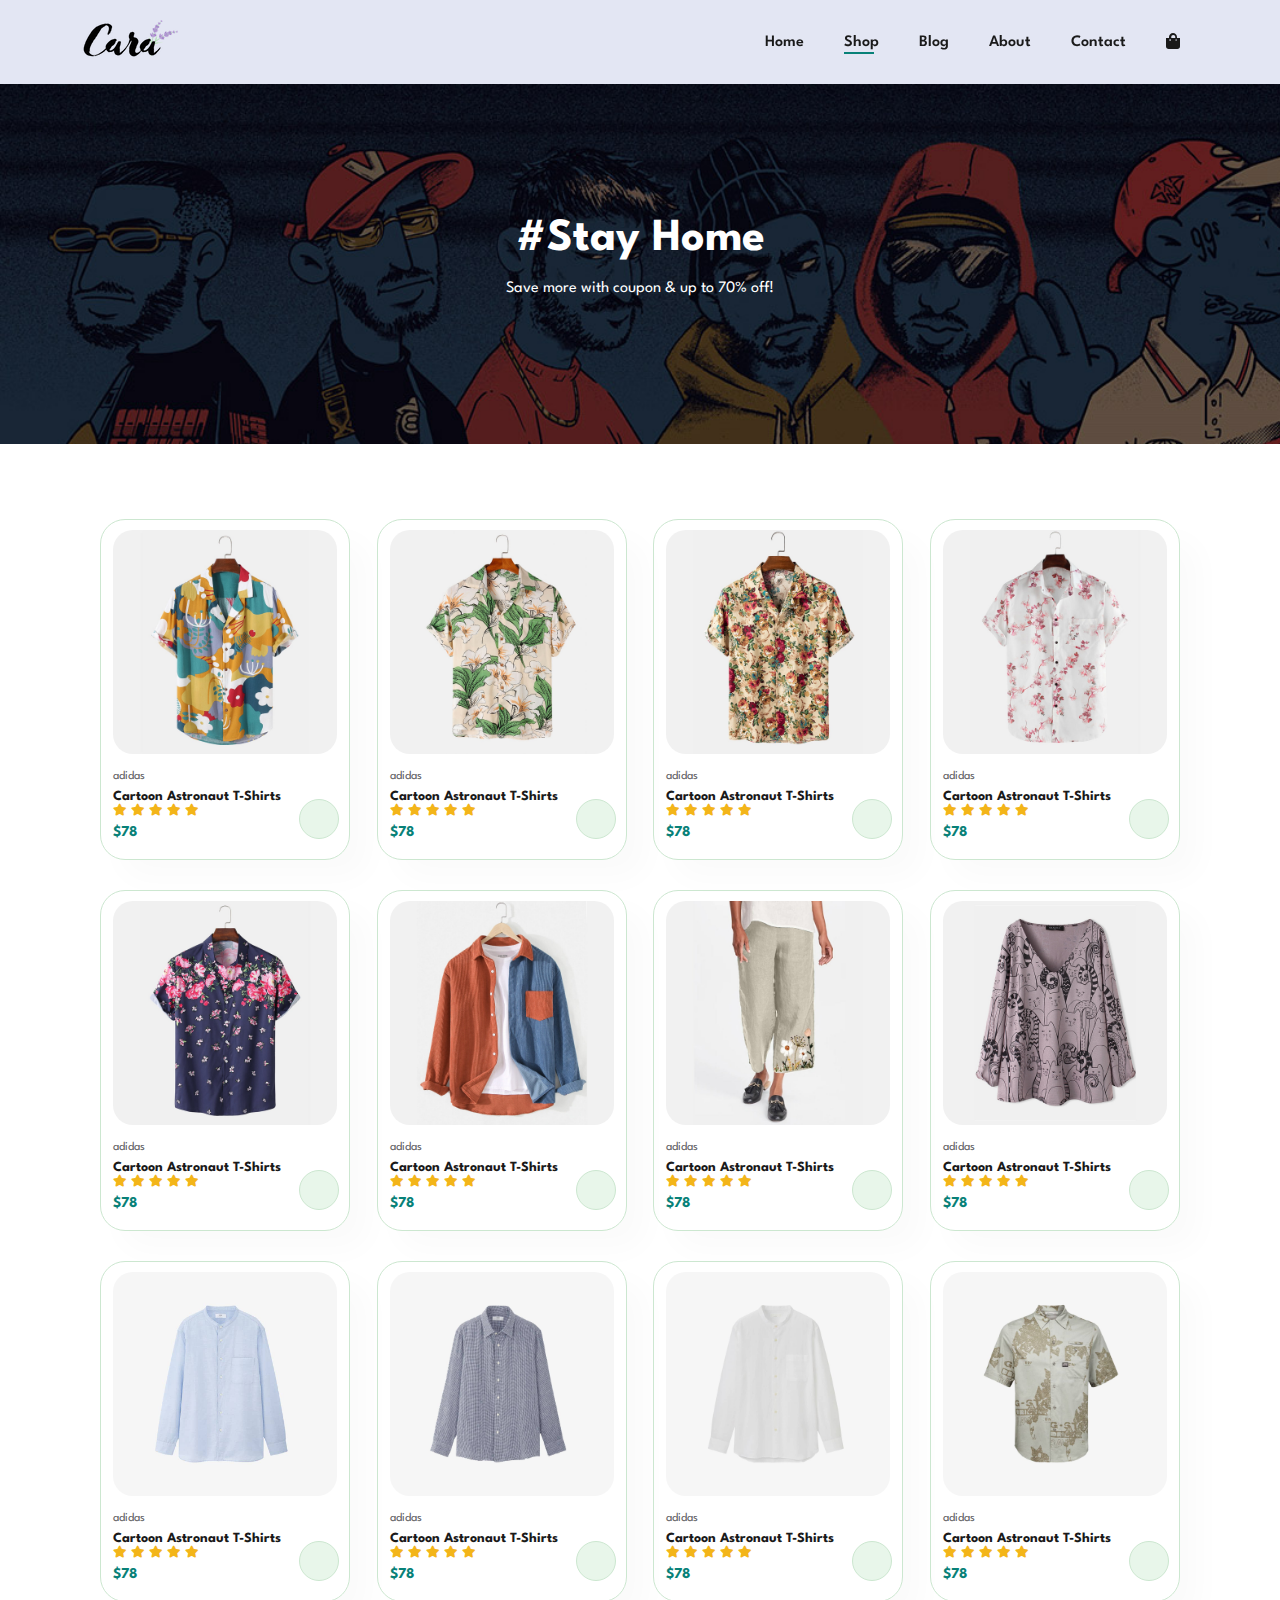
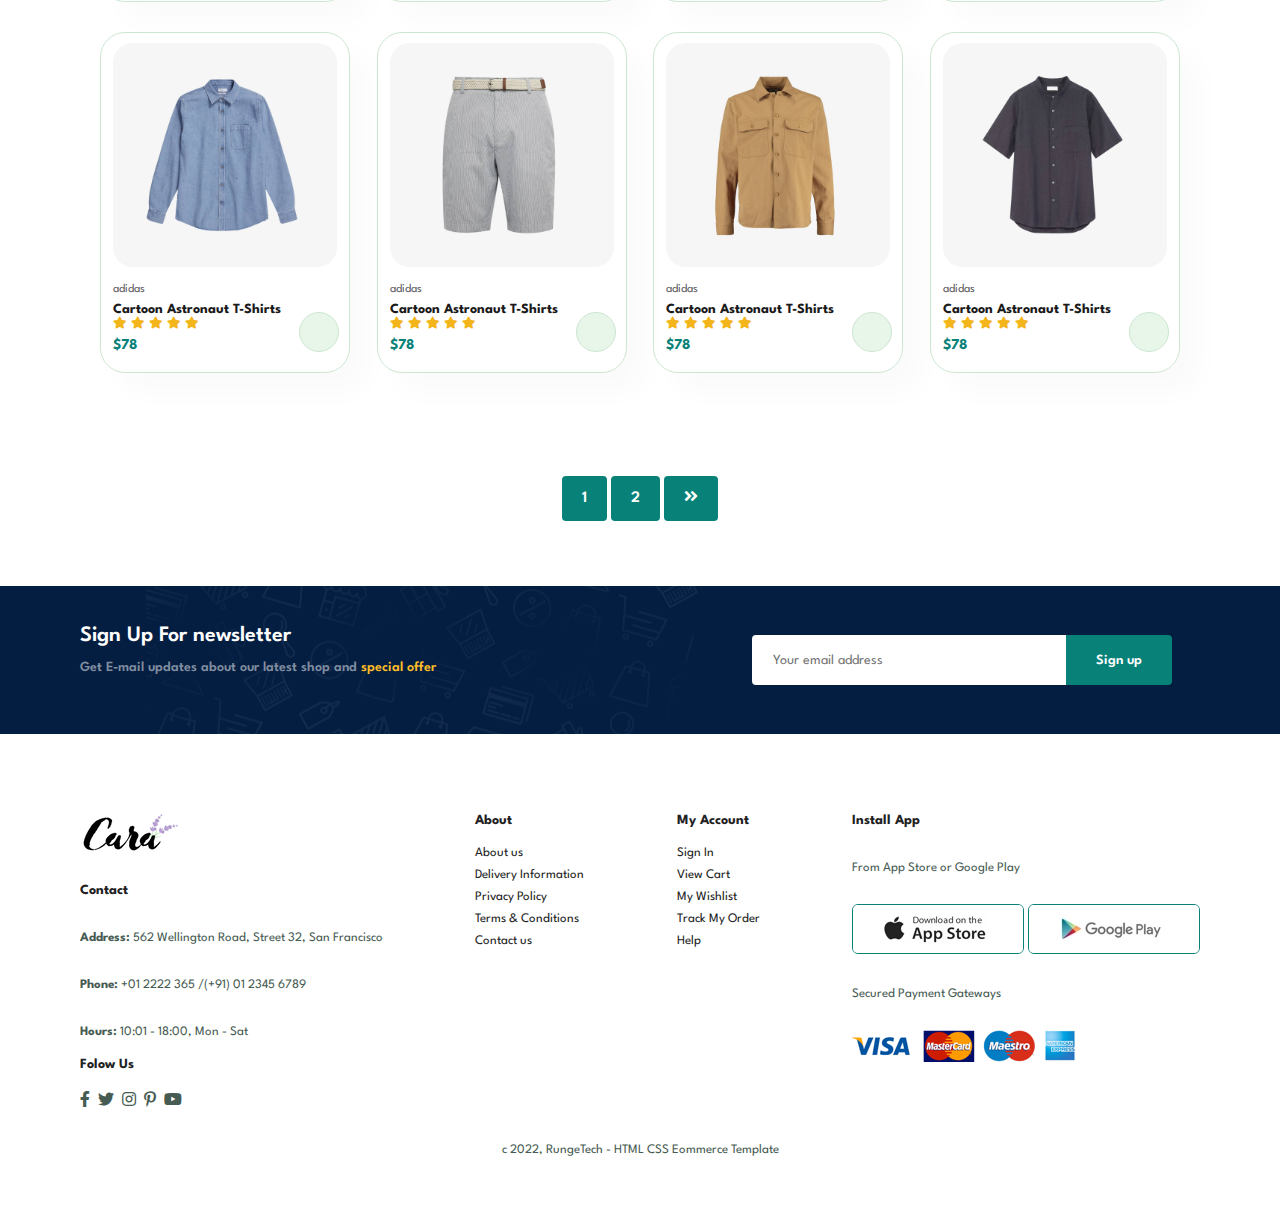
<file: shop.html>
<!doctype html>
<html lang="en">
<head>
  <meta charset="UTF-8">
  <meta http-equiv="X-UA-Compatible" content="IE=edge">
  <meta name="viewport" content="width=device-width, initial-scale=1.0">
  <title>ECOMMERCE WEBSITE</title>
  <link rel="stylesheet" href="https://use.fontawesome.com/releases/v5.15.4/css/all.css"/>
  <link href="style.css" rel="stylesheet">
</head>
<body>
  <section id="header">
    <a href="#"><img src="img/logo.png" alt="" class="logo"></a>
    <div>
      <ul id="navbar">
        <li><a href="index.html">Home</a></li>
        <li><a class="active" href="shop.html">Shop</a></li>
        <li><a href="blog.html">Blog</a></li>
        <li><a href="about.html">About</a></li>
        <li><a href="contact.html">Contact</a></li>
        <li id="lg-bag"><a href="cart.html"><i class="fas fa-shopping-bag"></i></a></li>
        <a href="#" id="close"><i class="fas fa-times"></i></a>
      </ul>
    </div>
    <div id="mobile">
      <a href="cart.html"><i class="fas fa-shopping-bag"></i></a>
      <i  id="bar" class="fas fa-bars"></i>
    </div>
  </section>

  <section id="page-header">
    <h2>#Stay Home</h2>
    <p>Save more with coupon & up to 70% off!</p>
  </section>

<section id="product1" class="section-p1">
<div class="pro-container">
  <div class="pro" onclick="window.location.href='sproduct.html';">
    <img src="img/products/f1.jpg" alt="">
    <div class="des">
      <span>adidas</span>
      <h5>Cartoon Astronaut T-Shirts</h5>
      <div class="star">
          <i class="fas fa-star"></i>
          <i class="fas fa-star"></i>
          <i class="fas fa-star"></i>
          <i class="fas fa-star"></i>
          <i class="fas fa-star"></i>
      </div>
      <h4>$78</h4>
    </div>
    <a href="#"><i class="fas fa-shopping-cart cart"></i></a>
  </div>
  <div class="pro">
    <img src="img/products/f2.jpg" alt="">
    <div class="des">
      <span>adidas</span>
      <h5>Cartoon Astronaut T-Shirts</h5>
      <div class="star">
          <i class="fas fa-star"></i>
          <i class="fas fa-star"></i>
          <i class="fas fa-star"></i>
          <i class="fas fa-star"></i>
          <i class="fas fa-star"></i>
      </div>
      <h4>$78</h4>
    </div>
    <a href="#"><i class="fas fa-shopping-cart cart"></i></a>
  </div>
  <div class="pro">
    <img src="img/products/f3.jpg" alt="">
    <div class="des">
      <span>adidas</span>
      <h5>Cartoon Astronaut T-Shirts</h5>
      <div class="star">
          <i class="fas fa-star"></i>
          <i class="fas fa-star"></i>
          <i class="fas fa-star"></i>
          <i class="fas fa-star"></i>
          <i class="fas fa-star"></i>
      </div>
      <h4>$78</h4>
    </div>
    <a href="#"><i class="fas fa-shopping-cart cart"></i></a>
  </div>
  <div class="pro">
    <img src="img/products/f4.jpg" alt="">
    <div class="des">
      <span>adidas</span>
      <h5>Cartoon Astronaut T-Shirts</h5>
      <div class="star">
          <i class="fas fa-star"></i>
          <i class="fas fa-star"></i>
          <i class="fas fa-star"></i>
          <i class="fas fa-star"></i>
          <i class="fas fa-star"></i>
      </div>
      <h4>$78</h4>
    </div>
    <a href="#"><i class="fas fa-shopping-cart cart"></i></a>
  </div>
  <div class="pro">
    <img src="img/products/f5.jpg
    " alt="">
    <div class="des">
      <span>adidas</span>
      <h5>Cartoon Astronaut T-Shirts</h5>
      <div class="star">
          <i class="fas fa-star"></i>
          <i class="fas fa-star"></i>
          <i class="fas fa-star"></i>
          <i class="fas fa-star"></i>
          <i class="fas fa-star"></i>
      </div>
      <h4>$78</h4>
    </div>
    <a href="#"><i class="fas fa-shopping-cart cart"></i></a>
  </div>
  <div class="pro">
    <img src="img/products/f6.jpg" alt="">
    <div class="des">
      <span>adidas</span>
      <h5>Cartoon Astronaut T-Shirts</h5>
      <div class="star">
          <i class="fas fa-star"></i>
          <i class="fas fa-star"></i>
          <i class="fas fa-star"></i>
          <i class="fas fa-star"></i>
          <i class="fas fa-star"></i>
      </div>
      <h4>$78</h4>
    </div>
    <a href="#"><i class="fas fa-shopping-cart cart"></i></a>
  </div>
  <div class="pro">
    <img src="img/products/f7.jpg" alt="">
    <div class="des">
      <span>adidas</span>
      <h5>Cartoon Astronaut T-Shirts</h5>
      <div class="star">
          <i class="fas fa-star"></i>
          <i class="fas fa-star"></i>
          <i class="fas fa-star"></i>
          <i class="fas fa-star"></i>
          <i class="fas fa-star"></i>
      </div>
      <h4>$78</h4>
    </div>
    <a href="#"><i class="fas fa-shopping-cart cart"></i></a>
  </div>
  <div class="pro">
    <img src="img/products/f8.jpg" alt="">
    <div class="des">
      <span>adidas</span>
      <h5>Cartoon Astronaut T-Shirts</h5>
      <div class="star">
          <i class="fas fa-star"></i>
          <i class="fas fa-star"></i>
          <i class="fas fa-star"></i>
          <i class="fas fa-star"></i>
          <i class="fas fa-star"></i>
      </div>
      <h4>$78</h4>
    </div>
    <a href="#"><i class="fas fa-shopping-cart cart"></i></a>
  </div>

    <div class="pro">
      <img src="img/products/n1.jpg" alt="">
      <div class="des">
        <span>adidas</span>
        <h5>Cartoon Astronaut T-Shirts</h5>
        <div class="star">
            <i class="fas fa-star"></i>
            <i class="fas fa-star"></i>
            <i class="fas fa-star"></i>
            <i class="fas fa-star"></i>
            <i class="fas fa-star"></i>
        </div>
        <h4>$78</h4>
      </div>
      <a href="#"><i class="fas fa-shopping-cart cart"></i></a>
    </div>
    <div class="pro">
      <img src="img/products/n2.jpg" alt="">
      <div class="des">
        <span>adidas</span>
        <h5>Cartoon Astronaut T-Shirts</h5>
        <div class="star">
            <i class="fas fa-star"></i>
            <i class="fas fa-star"></i>
            <i class="fas fa-star"></i>
            <i class="fas fa-star"></i>
            <i class="fas fa-star"></i>
        </div>
        <h4>$78</h4>
      </div>
      <a href="#"><i class="fas fa-shopping-cart cart"></i></a>
    </div>
    <div class="pro">
      <img src="img/products/n3.jpg" alt="">
      <div class="des">
        <span>adidas</span>
        <h5>Cartoon Astronaut T-Shirts</h5>
        <div class="star">
            <i class="fas fa-star"></i>
            <i class="fas fa-star"></i>
            <i class="fas fa-star"></i>
            <i class="fas fa-star"></i>
            <i class="fas fa-star"></i>
        </div>
        <h4>$78</h4>
      </div>
      <a href="#"><i class="fas fa-shopping-cart cart"></i></a>
    </div>
    <div class="pro">
      <img src="img/products/n4.jpg" alt="">
      <div class="des">
        <span>adidas</span>
        <h5>Cartoon Astronaut T-Shirts</h5>
        <div class="star">
            <i class="fas fa-star"></i>
            <i class="fas fa-star"></i>
            <i class="fas fa-star"></i>
            <i class="fas fa-star"></i>
            <i class="fas fa-star"></i>
        </div>
        <h4>$78</h4>
      </div>
      <a href="#"><i class="fas fa-shopping-cart cart"></i></a>
    </div>
    <div class="pro">
      <img src="img/products/n5.jpg" alt="">
      <div class="des">
        <span>adidas</span>
        <h5>Cartoon Astronaut T-Shirts</h5>
        <div class="star">
            <i class="fas fa-star"></i>
            <i class="fas fa-star"></i>
            <i class="fas fa-star"></i>
            <i class="fas fa-star"></i>
            <i class="fas fa-star"></i>
        </div>
        <h4>$78</h4>
      </div>
      <a href="#"><i class="fas fa-shopping-cart cart"></i></a>
    </div>
    <div class="pro">
      <img src="img/products/n6.jpg" alt="">
      <div class="des">
        <span>adidas</span>
        <h5>Cartoon Astronaut T-Shirts</h5>
        <div class="star">
            <i class="fas fa-star"></i>
            <i class="fas fa-star"></i>
            <i class="fas fa-star"></i>
            <i class="fas fa-star"></i>
            <i class="fas fa-star"></i>
        </div>
        <h4>$78</h4>
      </div>
      <a href="#"><i class="fas fa-shopping-cart cart"></i></a>
    </div>
    <div class="pro">
      <img src="img/products/n7.jpg" alt="">
      <div class="des">
        <span>adidas</span>
        <h5>Cartoon Astronaut T-Shirts</h5>
        <div class="star">
            <i class="fas fa-star"></i>
            <i class="fas fa-star"></i>
            <i class="fas fa-star"></i>
            <i class="fas fa-star"></i>
            <i class="fas fa-star"></i>
        </div>
        <h4>$78</h4>
      </div>
      <a href="#"><i class="fas fa-shopping-cart cart"></i></a>
    </div>
    <div class="pro">
      <img src="img/products/n8.jpg" alt="">
      <div class="des">
        <span>adidas</span>
        <h5>Cartoon Astronaut T-Shirts</h5>
        <div class="star">
            <i class="fas fa-star"></i>
            <i class="fas fa-star"></i>
            <i class="fas fa-star"></i>
            <i class="fas fa-star"></i>
            <i class="fas fa-star"></i>
        </div>
        <h4>$78</h4>
      </div>
      <a href="#"><i class="fas fa-shopping-cart cart"></i></a>
    </div>
  </div>
  </section>

<section id="pagination" class="section-p1">
    <a href="#">1</a>
    <a href="#">2</a>
    <a href="#"><i class="fas fa-angle-double-right"></i></a>
</section>

<section id="newsletter" class="section-p1 section-m1">
  <div class="newstext">
    <h4>Sign Up For newsletter</h4>
    <p>Get E-mail updates about our latest shop and <span>special offer</span></p>
  </div>
  <div class="form">
    <input type="text" placeholder="Your email address">
    <button class="normal">Sign up</button>
  </div>
</section>

<footer class="section-p1">
<div class="col">
 <img class="logo" src="img/logo.png" alt="">
 <h4>Contact</h4>
 <p><strong>Address:</strong> 562 Wellington Road, Street 32, San 
Francisco</p>
 <p><strong>Phone:</strong> +01 2222 365 /(+91) 01 2345 6789</p>
 <p><strong>Hours:</strong> 10:01 - 18:00, Mon - Sat</p>
<div class="follow">
  <h4>Folow Us</h4>
  <div class="icon">
    <i class="fab fa-facebook-f"></i>
    <i class="fab fa-twitter"></i>
    <i class="fab fa-instagram"></i>
    <i class="fab fa-pinterest-p"></i>
    <i class="fab fa-youtube"></i>
  </div>
</div>
</div>
  <div class="col">
    <h4>About</h4>
    <a href="#">About us</a>
    <a href="#">Delivery Information</a>
    <a href="#">Privacy Policy</a>
    <a href="#">Terms & Conditions</a>
    <a href="#">Contact us</a>
  </div>
  <div class="col">
    <h4>My Account</h4>
    <a href="#">Sign In</a>
    <a href="#">View Cart</a>
    <a href="#">My Wishlist</a>
    <a href="#">Track My Order</a>
    <a href="#">Help</a>
  </div>
  <div class="col install">
    <h4>Install App</h4>
    <p>From App Store or Google Play</p>
    <div class="row">
      <img src="img/pay/app.jpg" alt="">
      <img src="img/pay/play.jpg" alt="">
    </div>
    <p>Secured Payment Gateways</p>
    <img src="img/pay/pay.png" alt="">
  </div>
  <div class="copyright">
    <p>c 2022, RungeTech - HTML CSS Eommerce Template</p>

  </div>
</footer>

  <Script src="script.js"></Script>

</body>
</html>
</file>
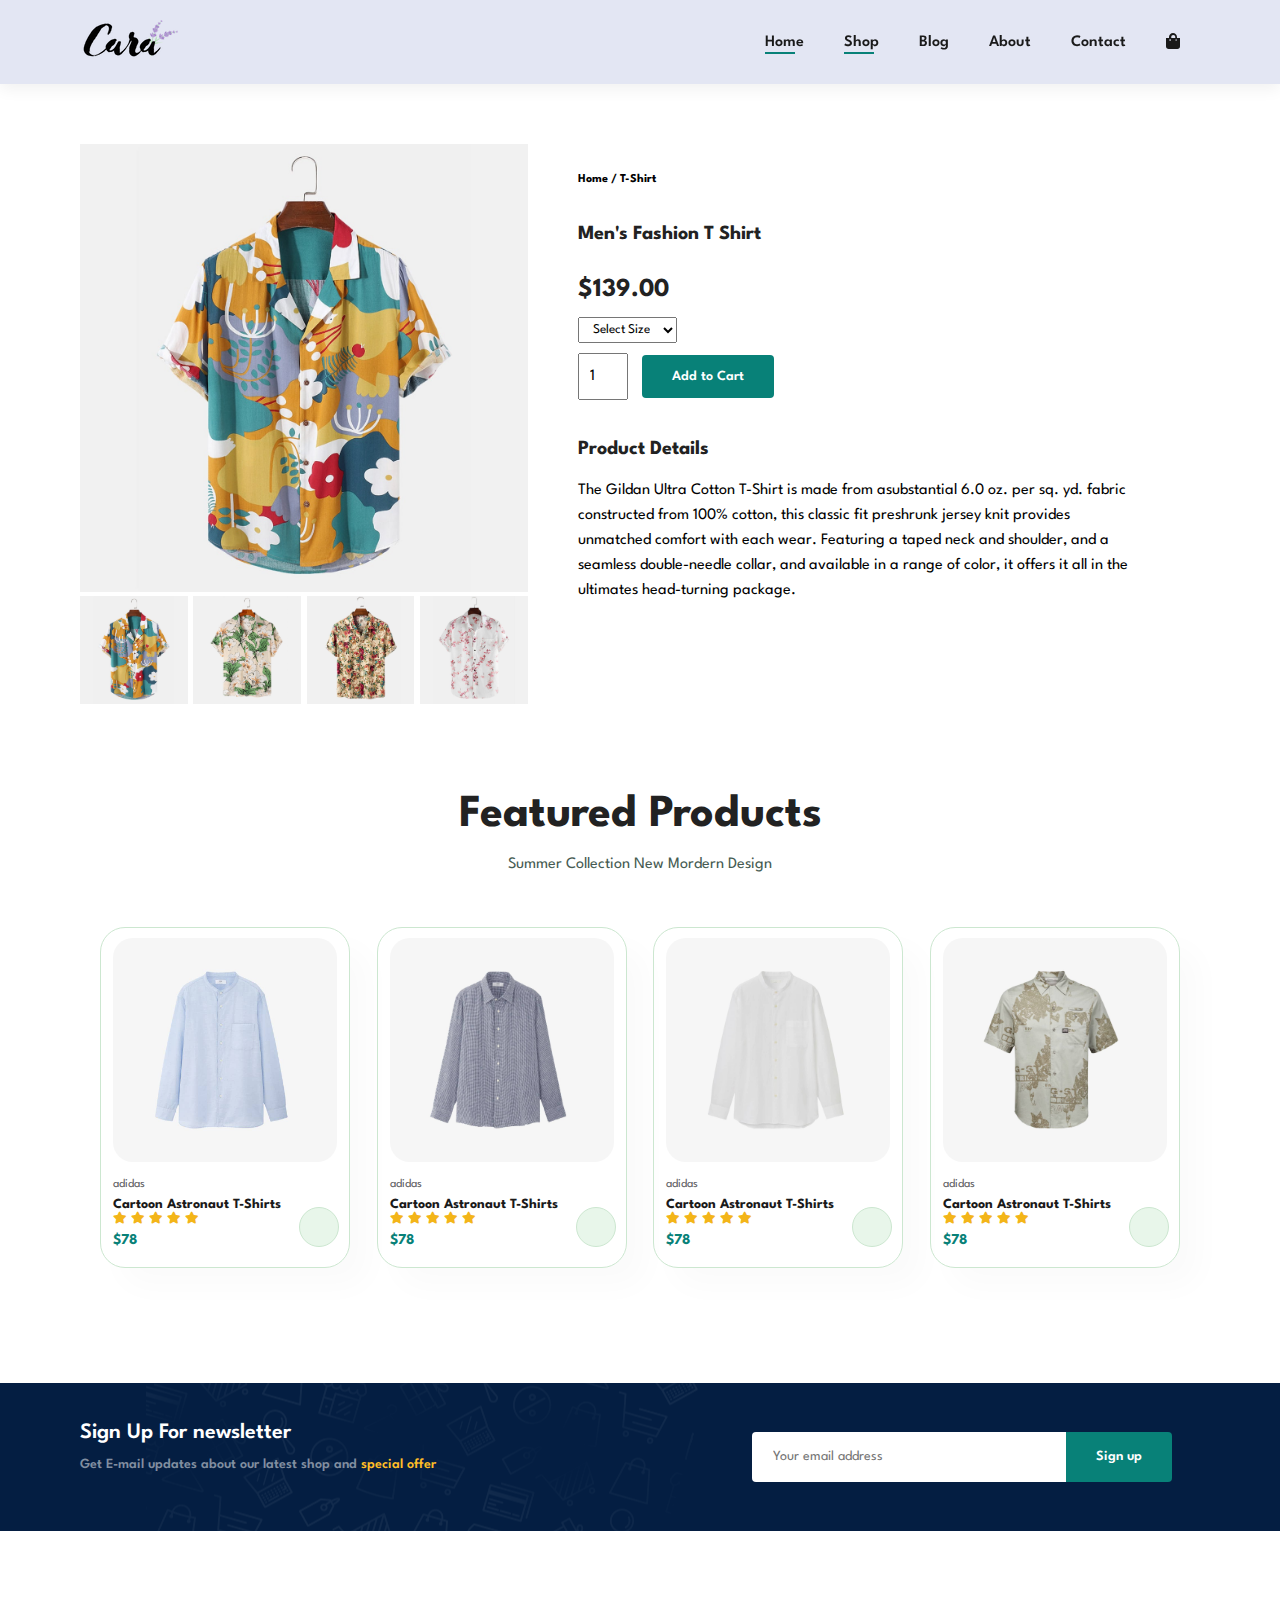
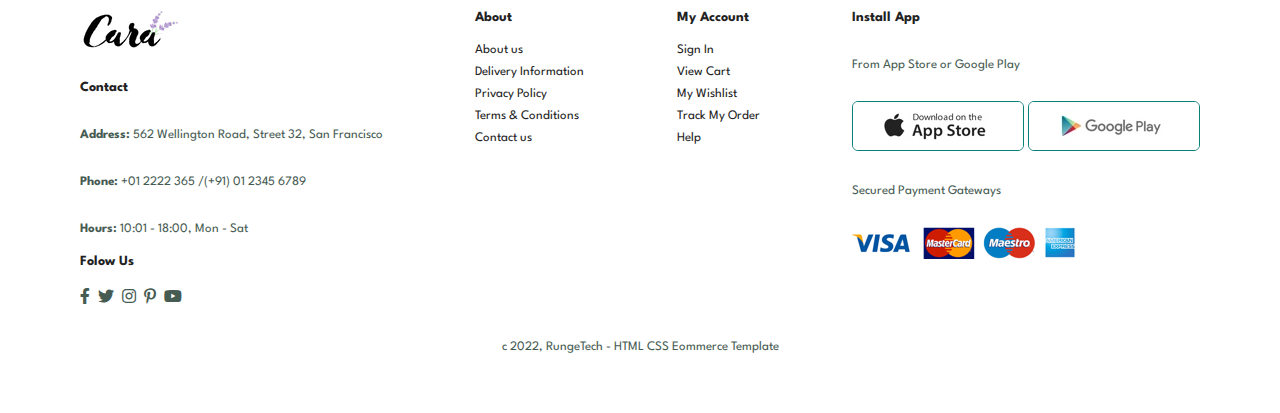
<file: sproduct.html>
<!doctype html>
<html lang="en">
<head>
  <meta charset="UTF-8">
  <meta http-equiv="X-UA-Compatible" content="IE=edge">
  <meta name="viewport" content="width=device-width, initial-scale=1.0">
  <title>ECOMMERCE WEBSITE</title>
  <link rel="stylesheet" href="https://use.fontawesome.com/releases/v5.15.4/css/all.css"/>
  <link href="style.css" rel="stylesheet">
</head>
<body>
  <section id="header">
    <a href="#"><img src="img/logo.png" alt="" class="logo"></a>
    <div>
      <ul id="navbar">
        <li><a href="index.html" class="active">Home</a></li>
        <li><a class="active" href="shop.html">Shop</a></li>
        <li><a href="blog.html">Blog</a></li>
        <li><a href="about.html">About</a></li>
        <li><a href="contact.html">Contact</a></li>
        <li id="lg-bag"><a href="cart.html"><i class="fas fa-shopping-bag"></i></a></li>
        <a href="#" id="close"><i class="fas fa-times"></i></a>
      </ul>
    </div>
    <div id="mobile">
      <a href="cart.html"><i class="fas fa-shopping-bag"></i></a>
      <i  id="bar" class="fas fa-bars"></i>
    </div>
  </section>

 <section id="prodetail" class="section-p1">
    <div class="single-pro-image">
        <img src="img/products/f1.jpg" width="100%" id="MainImg" alt="">
            <div class="small-img-group">
        <div class="small-img-col">
    <img src="img/products/f1.jpg" width="100%" class="small-img" alt="">
    </div>
        <div class="small-img-col">
    <img src="img/products/f2.jpg" width="100%" class="small-img" alt="">
    </div>
        <div class="small-img-col">
    <img src="img/products/f3.jpg" width="100%" class="small-img" alt="">
    </div>
        <div class="small-img-col">
    <img src="img/products/f4.jpg" width="100%" class="small-img" alt="">
    </div>
    </div>
    </div>
    <div class="single-pro-details">
        <h6>Home / T-Shirt</h6>
        <h4>Men's Fashion T Shirt</h4>
        <h2>$139.00</h2>
        <select>
            <option>Select Size</option>
            <option>XL</option>
            <option>XXL</option>
            <option>Small</option>
            <option>Large</option>
        </select>
        <input type="number" value="1">
        <button class="normal">Add to Cart</button>
        <h4>Product Details</h4>
        <span>The Gildan Ultra Cotton T-Shirt is made from asubstantial 6.0 oz. per sq. 
            yd. fabric constructed from 100% cotton, this classic fit
            preshrunk jersey knit provides unmatched comfort with each wear. 
            Featuring a taped neck and shoulder, and a seamless double-needle
            collar, and available in a range of color, it offers it all in the ultimates
            head-turning package.  
        </span>
    </div>
 </section>

 <section id="product1" class="section-p1">
    <h2>Featured Products</h2>
    <p>Summer Collection New Mordern Design</p>
    <div class="pro-container">
      <div class="pro">
        <img src="img/products/n1.jpg" alt="">
        <div class="des">
          <span>adidas</span>
          <h5>Cartoon Astronaut T-Shirts</h5>
          <div class="star">
              <i class="fas fa-star"></i>
              <i class="fas fa-star"></i>
              <i class="fas fa-star"></i>
              <i class="fas fa-star"></i>
              <i class="fas fa-star"></i>
          </div>
          <h4>$78</h4>
        </div>
        <a href="#"><i class="fas fa-shopping-cart cart"></i></a>
      </div>
      <div class="pro">
        <img src="img/products/n2.jpg" alt="">
        <div class="des">
          <span>adidas</span>
          <h5>Cartoon Astronaut T-Shirts</h5>
          <div class="star">
              <i class="fas fa-star"></i>
              <i class="fas fa-star"></i>
              <i class="fas fa-star"></i>
              <i class="fas fa-star"></i>
              <i class="fas fa-star"></i>
          </div>
          <h4>$78</h4>
        </div>
        <a href="#"><i class="fas fa-shopping-cart cart"></i></a>
      </div>
      <div class="pro">
        <img src="img/products/n3.jpg" alt="">
        <div class="des">
          <span>adidas</span>
          <h5>Cartoon Astronaut T-Shirts</h5>
          <div class="star">
              <i class="fas fa-star"></i>
              <i class="fas fa-star"></i>
              <i class="fas fa-star"></i>
              <i class="fas fa-star"></i>
              <i class="fas fa-star"></i>
          </div>
          <h4>$78</h4>
        </div>
        <a href="#"><i class="fas fa-shopping-cart cart"></i></a>
      </div>
      <div class="pro">
        <img src="img/products/n4.jpg" alt="">
        <div class="des">
          <span>adidas</span>
          <h5>Cartoon Astronaut T-Shirts</h5>
          <div class="star">
              <i class="fas fa-star"></i>
              <i class="fas fa-star"></i>
              <i class="fas fa-star"></i>
              <i class="fas fa-star"></i>
              <i class="fas fa-star"></i>
          </div>
          <h4>$78</h4>
        </div>
        <a href="#"><i class="fas fa-shopping-cart cart"></i></a>
      </div>
    </div>
    </section>

<section id="newsletter" class="section-p1 section-m1">
  <div class="newstext">
    <h4>Sign Up For newsletter</h4>
    <p>Get E-mail updates about our latest shop and <span>special offer</span></p>
  </div>
  <div class="form">
    <input type="text" placeholder="Your email address">
    <button class="normal">Sign up</button>
  </div>
</section>

<footer class="section-p1">
<div class="col">
 <img class="logo" src="img/logo.png" alt="">
 <h4>Contact</h4>
 <p><strong>Address:</strong> 562 Wellington Road, Street 32, San 
Francisco</p>
 <p><strong>Phone:</strong> +01 2222 365 /(+91) 01 2345 6789</p>
 <p><strong>Hours:</strong> 10:01 - 18:00, Mon - Sat</p>
<div class="follow">
  <h4>Folow Us</h4>
  <div class="icon">
    <i class="fab fa-facebook-f"></i>
    <i class="fab fa-twitter"></i>
    <i class="fab fa-instagram"></i>
    <i class="fab fa-pinterest-p"></i>
    <i class="fab fa-youtube"></i>
  </div>
</div>
</div>
  <div class="col">
    <h4>About</h4>
    <a href="#">About us</a>
    <a href="#">Delivery Information</a>
    <a href="#">Privacy Policy</a>
    <a href="#">Terms & Conditions</a>
    <a href="#">Contact us</a>
  </div>
  <div class="col">
    <h4>My Account</h4>
    <a href="#">Sign In</a>
    <a href="#">View Cart</a>
    <a href="#">My Wishlist</a>
    <a href="#">Track My Order</a>
    <a href="#">Help</a>
  </div>
  <div class="col install">
    <h4>Install App</h4>
    <p>From App Store or Google Play</p>
    <div class="row">
      <img src="img/pay/app.jpg" alt="">
      <img src="img/pay/play.jpg" alt="">
    </div>
    <p>Secured Payment Gateways</p>
    <img src="img/pay/pay.png" alt="">
  </div>
  <div class="copyright">
    <p>c 2022, RungeTech - HTML CSS Eommerce Template</p>
  </div>
</footer>
<script>
    let MainImg = document.getElementById("MainImg");
    let smallimg = document.getElementsByClassName("small-img");

    smallimg[0].onclick = function() {
        MainImg.src = smallimg[0].src;
    } 
    smallimg[1].onclick = function() {
        MainImg.src = smallimg[1].src;
    } 
    smallimg[2].onclick = function() {
        MainImg.src = smallimg[2].src;
    } 
    smallimg[3].onclick = function() {
        MainImg.src = smallimg[3].src;
    } 
</script>

  <SCript src="script.js"></SCript>

</body>
</html>
</file>
<file: style.css>
@import url('https://fonts.googleapis.com/css2?family=League+Spartan:wght@100;200;300;400;500;600;700;800;900&display=swap');

* {
    margin: 0;
    padding: 0;
    box-sizing: border-box;
    font-family: 'League Spartan', sans-serif;
}

h1 {
    font-size: 50px;
    line-height: 64px;
    color: #222;

}

h2 {
    font-size: 46px;
    line-height: 54px;
    color: #222;
}

h4 {
    font-size: 20px;
    color: #222;
}

h6 {
    font-weight: 700;
    font-size: 12px;
}
p {
    font-size: 16px;
    color: #465b52;
    margin: 15px 0 20px 0;
}

.section-p1 {
    padding: 40px 80px;
}

.section-m1 {
    margin: 40px 0;
}

button.normal {
    font-size: 14px;
    font-weight: 600;
    padding: 15px 30px;
    color: #000;
    background-color: #fff;
    border-radius: 4px;
    cursor: pointer;
    border: none;
    outline: none;
    transition: 0.2s ease;
}

button.white {
    font-size: 13px;
    font-weight: 600;
    padding: 11px 18px;
    color: #fff;
    background-color: transparent;
    cursor: pointer;
    border: 1px solid #fff;
    outline: none;
    transition: 0.2s ease;
}

body {
    width: 100%;
}
/* Header start */
#header {
    display: flex;
    align-items: center;
    justify-content: space-between;
    padding: 20px 80px;
    background: #E3E6F3;
    box-shadow: 0 5px 15px rgba(0, 0, 0, 0.06);
    z-index: 999;
    position: sticky;
    top: 0;
    left: 0;
}
#navbar {
    display: flex;
    align-items: center;
    justify-content: center;
}
#navbar li {
    list-style: none;
    padding: 0 20px;
    position: relative;
}
#navbar li a {
    text-decoration: none;
    font-weight: 600;
    font-size: 16px;
    color: #1a1a1a;
    transition: 0.3s ease;
}
#navbar li a:hover, 
#navbar li a:active {
    color: #088178;
}
#navbar li a.active::after,
#navbar li a:hover::after {
    content: "";
    width: 30px;
    height: 2px;
    background: #088178;
    position: absolute;
    bottom: -4px;
    left: 20px;
}
#mobile {
     display: none;
     align-items: center;
}
#close {
    display: none;
}
/* home page  */
#hero {
    background-image: url(img/hero4.png);
    height: 90vh;
    width: 100%;
    background-size: cover;
    background-position: top 25% right 0;
    padding: 0 80px;
    display: flex;
    flex-direction: column;
    align-items: flex-start;
    justify-content: center;
}

#hero h4 {
    padding-bottom: 15px;
}
#hero h1 {
    color: #088178;
}

#hero button {
    background-image: url(img/button.png);
    background-color: transparent;
    color: #088178;
    border: 0;
    padding: 14px 80px 14px 65px;
    background-repeat: no-repeat;
    cursor: pointer;
    font-weight: 700;
    font-size: 15px;
}
#feature {
    display: flex;
    align-items: center;
    justify-content: space-between;
    flex-wrap: wrap;
} 

#feature .fe-box {
    width: 180px;
    text-align: center;
    padding: 25px 15px;
    box-shadow: 20px 20px 34px  rgba(0, 0, 0, 0.03);
    border: 1px solid #cce7d0;
    border-radius: 4px;
    margin: 15px 0;
}
#feature .fe-box:hover {
    box-shadow: 10px 10px 54px rgba(70, 62, 221, 0.1);
}
#feature .fe-box:nth-child(2) h6 {
    background-color: #cdebbc;
}
#feature .fe-box:nth-child(3) h6 {
    background-color: #d1e8f2;
}
#feature .fe-box:nth-child(4) h6 {
    background-color: #cdd4f8;
}
#feature .fe-box:nth-child(5) h6 {
    background-color: #f6dbf6;
}
#feature .fe-box:nth-child(6) h6 {
    background-color: #fff2e5;
}
#feature .fe-box img {
    width: 100%;
    margin-bottom: 10px;
}
#feature .fe-box h6 {
    display: inline-block;
    padding: 9px 8px 6px 8px;
    line-height: 1;
    border-radius: 4px;
    color: #088178;
    background-color: #fddde4;
}
#product1 {
    text-align: center;
}
#product1 .pro-container {
    display: flex;
    justify-content: space-between;
    padding: 20px;
    flex-wrap: wrap;
}
#product1 .pro {
    width: 23%;
    min-width: 250px;
    padding: 10px 12px;
    border: 1px solid #cce7d0;
    border-radius: 25px;
    cursor: pointer;
    box-shadow: 20px 20px 30px rgba(0, 0, 0, 0.02);
    margin: 15px 0;
    transition: 0.2s ease;
    position: relative;
}
#product1 .pro:hover {
    box-shadow: 20px 20px 30px rgba(0, 0, 0, 0.06);
}
#product1 .pro img {
    width: 100%;
    border-radius: 20px;
}
#product1 .pro .des {
    text-align: start;
    padding: 10px 0;
}
#product1 .pro .des span {
    color: #606063;
    font-size: 12px;
}
#product1 .pro .des h5 {
    padding-top: 7px;
    color: #1a1a1a;
    font-size: 14px;
}
#product1 .pro .des i {
    font-size: 12px;
    color: rgb(243, 181, 25);
}
#product1 .pro .des h4 {
    padding-top: 7px;
    font-size: 15px;
    font-weight: 700;
    color: #088178;
}
#product1 .pro .cart {
    width: 40px;
    height: 40px;
    line-height: 40px;
    border-radius: 50px;
    background-color: #e8f6ea;
    font-weight: 500;
    color: #088178;
    border: 1px solid #cce7d0;
    position: absolute;
    bottom: 20px;
    right: 10px;
}
#banner {
    align-items: center;
    display: flex;
    flex-direction: column;
    justify-content: center;
    text-align: center;
    background-image: url(img/banner/b2.jpg);
    width: 100%;
    height: 40vh;
    background-size: cover;
    background-position: center;
}
#banner h4 {
    color: #fff;
    font-size: 16px;
}
#banner h2 {
    color: #fff;
    font-size: 30px;
    padding: 10px 0;
}
#banner h2 span {
    color: #ef3636;
}
#banner button:hover  {
    background: #088178;
    color: #fff;
}
#sm-banner {
        display: flex;
        justify-content: space-between;
        flex-wrap: wrap;
}
#sm-banner .banner-box {
    display: flex;
    flex-direction: column;
    justify-content: center;
    align-items: flex-start;
    background-image: url("img/banner/b17.jpg");
    min-width: 540px;
    height: 50vh;
    background-size: cover;
    background-position: center;
    padding: 30px;
}
#sm-banner .banner-box2 {
    background-image: url("img/banner/b10.jpg");
}
#sm-banner h4 {
    color: #fff;
    font-size: 20px;
    font-weight: 300;
}
#sm-banner h2 {
    color: #fff;
    font-size: 28px;
    font-weight: 800;
}

#sm-banner span {
    color: #fff;
    font-size: 14px;
    font-weight: 500;
    padding-bottom: 15px;
}

#sm-banner .banner-box:hover button {
    background: #088178;
    border: 1px solid #088178;
}
#banner3 {
    display: flex;
    justify-content: space-between;
    flex-wrap: wrap;
    padding: 0 80px;    
}

#banner3 .banner-box{
    display: flex;
    flex-direction: column;
    justify-content: center;
    align-items: flex-start;
    background-image: url("img/banner/b7.jpg");
    min-width: 30%;
    height: 30vh;
    background-size: cover;
    background-position: center;
    padding: 20px;
    margin-bottom: 20px;
}

#banner3 .banner-box2 {
    background-image: url("img/banner/b4.jpg");
}
#banner3 .banner-box3 {
    background-image: url("img/banner/b18.jpg");
}

#banner3 h2 {
    color: #fff;
    font-weight: 900;
    font-size: 22px;
}

#banner3 h3 {
    color: #ec544e;
    font-weight: 800;
    font-size: 15px;
}

#newsletter {
    display:flex;
    justify-content: space-between;
    flex-wrap: wrap;
    align-items: center;
    background-image: url("img/banner/b14.png");
    background-repeat: no-repeat;
    background-position:20% 30%;
    background-color: #041e42;
}

#newsletter h4 {
    font-size: 22px;
    font-weight: 600;
    color: #fff;
}
#newsletter p {
    font-size: 14px;
    font-weight: 600;
    color: #818ea0;
}
#newsletter p span {
    color: #ffbd27;
}

#newsletter .form {
    display: flex;
    width: 40%;
}

#newsletter input {
    height: 3.125rem;
    padding: 0 1.25rem;
    font-size: 14px;
    width: 70%;
    border: 1px solid transparent;
    border-radius: 4px;
    outline: none;
    border-bottom-right-radius: 0;
    border-top-right-radius: 0;
}
#newsletter button {
    background-color: #088178;
    color: #fff;
    white-space: no-wrap;
    border-bottom-left-radius: 0;
    border-top-left-radius: 0;
}
footer {
    display: flex;
    flex-wrap: wrap;
    justify-content: space-between;
}
footer .col {
    display: flex;
    flex-direction: column;
    align-items: flex-start;
    margin-bottom: 20px;
}
footer .logo {
    margin-bottom: 30px;
}
footer h4 {
    font-size: 14px;
    padding-bottom: 20px;
}
footer p {
    font-size: 13px;
    padding-bottom: 0 0 8px 0;
}
footer a {
    font-size: 13px;
    color: #222;
    text-decoration: none;
    margin-bottom: 10px;
}
footer .follow i {
    color: #465b52;
    padding-right: 4px;
    cursor: pointer;
}
footer .install .row img {
    border: 1px solid #088178;
    border-radius: 6px;
}
footer .install img {
    margin: 10px 0 15px 0;
}

footer .follow i:hover, 
footer a:hover {
    color: #088178;
}
footer .copyright {
    width: 100%;
    text-align: center;
}

/* shop page */

#page-header {
    background-image: url("img/banner/b1.jpg");
    width: 100%;
    height: 40vh;
    background-size: cover;
    display: flex;
    flex-direction: column;
    text-align: center;
    justify-content: center;
    padding: 14px;
}

#page-header h2,
#page-header p {
    color: #fff;
}
 
#pagination {
    text-align: center;
}

#pagination a {
    text-decoration: none;
    background-color: #088178;
    padding: 15px 20px;
    border-radius: 4px;
    color: #fff;
    font-weight: 600;
}

#pagination a {
    font-size: 16px;
    font-weight: 600;
}

/* single product  */
#prodetail {
    display: flex;
    margin-top: 20px;
}


#prodetail .single-pro-image {
    width: 40%;
    margin-right: 50px;
}

.small-img-group {
    display: flex;
    justify-content: space-between;
}

.small-img-col {
   flex-basis: 24%;
   cursor: pointer;
}

#prodetail .single-pro-details {
    width: 50%;
    padding-top: 30px;
}

#prodetail .single-pro-details h4 {
    padding: 40px 0 20px 0;
}
#prodetail .single-pro-details h2 {
font-size: 26px;
}

#prodetail .single-pro-details select{
    display: block;
    padding: 5px 10px;
    margin-bottom: 10px;
}

#prodetail .single-pro-details input {
    width: 50px;
    height: 47px;
    padding-left: 10px;
    font-size: 16px;
    margin-right: 10px;
}

#prodetail .single-pro-details input:focus {
    outline: none;
}

#prodetail .single-pro-details button {
    background: #088178;
    color: #fff;
}

#prodetail .single-pro-details span {
    line-height: 25px;
}

/* blog page  */

#page-header.blog-header {
    background-image: url("img/banner/b19.jpg");
}

#blog {
    padding: 150px 150px 0 150px;
}

#blog .blog-box {
    display: flex;
    align-items: center;
    width: 100%;
    position: relative;
    padding-bottom: 90px
    ;
}

#blog .blog-img {
    width: 50%;
    margin-right: 40px;
}

#blog img {
    width: 100%;
    height: 300px;
    object-fit: cover;
}

#blog .blog-details {
    width: 50%;
}

#blog .blog-details a {
   text-decoration: none;
   font-weight: 700;
   font-size: 11px;
   color: #000;
   position: relative;
   transition: 0.3s;
}

#blog .blog-details a::after {
    content: "";
    width: 50px;
    height: 1px;
    background-color: #000;
    position: absolute;
    top: 4px;
    right: -60px;
}

#blog .blog-details a:hover {
    color: #088178;
}

#blog .blog-details a:hover::after {
    background-color: #088178;
}

#blog .blog-box h1 {
    position: absolute;
    top: -40px;
    left: 0;
    font-size: 70px;
    font-weight: 700;
    color: #c9cbce;
    z-index: -9;
}

/* about page */
#page-header.about-header {
    background-image: url("img/about/banner.png");
}

#about-head {
    display: flex;
    align-items: center;
}

#about-head img {
    width: 50%;
    height: auto;
}

#about-head div {
    padding-left: 40px;
}

#about-app{

    text-align: center;
}

#about-app .video {
    width: 70%;
    height: 100%;
    margin: 30px auto 0 auto;
}

#about-app .video video {
    width: 100%;
    height: 100%;
    border-radius: 20px;
}

/* cart page  */

#cart {
    overflow-x: auto;
}

#cart table {
    width: 100%;
    border-collapse: collapse;
    table-layout: fixed;
    white-space: nowrap;
}

#cart table img {
    width: 70px;
}

#cart table td:nth-child(1) {
    width: 100px;
    text-align: center;
}
#cart table td:nth-child(2) {
    width: 150px;
    text-align: center;
}
#cart table td:nth-child(3) {
    width: 250px;
    text-align: center;
}
#cart table td:nth-child(4), 
#cart table td:nth-child(5), 
#cart table td:nth-child(6) 
{
    width: 1s50px;
    text-align: center;
}

#cart table td:nth-child(5) input {
    width: 70px;
    padding: 10px 5px 10px 15px;
}

#cart table thead {
    border: 1px solid #e2e9e1;
    border-left: none;
    border-right: none;
}
#cart table thead td {
    font-weight: 700;
    text-transform: uppercase;
    font-size: 13px;
    padding: 18px 0;
}


#cart table tbody tr td {
    padding-top: 15px;
}


#cart table tbody td {
    font-size: 13px;
}

#cart-add {
    display: flex;
    flex-wrap: wrap;
    justify-content: space-between;
}

#coupon {
width: 50%;
margin-bottom: 30px;
}

#coupon h3 , #subtotal h3{
    padding-bottom: 15px;
}

#coupon input {
    padding: 10px 20px;
    outline: none;
    width: 60%;
    margin-right: 10px;
    border: 1px solid #e2e9e1;
}

#coupon button, 
#subtotal button {
    background-color: #088178;
    color: #fff;
    padding: 12px 20px ;
}

#subtotal {
    width: 50%;
    margin-bottom: 30px;
    border: 1px solid #e2e9e1;
    padding: 30px;
} 

#subtotal table {
    border-collapse: collapse;
    width: 100%;
    margin-bottom: 20px;
}

#subtotal table td {
    width: 50%;
    border: 1px solid #e2e9e1;
    padding: 10px;
    font-size: 13px;
}


/* start medis query */
@media (max-width:799px) {
    .section-p1 {
        padding: 40px 40px;
    }
    
    #navbar {
        display: flex;
        flex-direction: column;
        align-items: flex-start;
        justify-content: flex-start;
        position: fixed;
        top: 0;
        right: -300px;
        height: 100vh;
        width: 300px;
        background-color: #E3E6F3;
        box-shadow: 0 40px 60px rgba(0, 0, 0, 0.1);
        padding: 80px 0 0 10px;
    }
    #navbar.active {
        right: 0px;
    }
    #navbar li {
        margin-bottom: 25px;
    }
    #mobile {
        display:  flex;
        align-items: center;
   }
   #mobile i {
    color: #1a1a1a;
    font-size: 24px;
    padding-left: 20px;
   }
   #close {
    display: initial;
    position: absolute;
    top: 30px;
    left: 30px;
    color: #222;
    font-size: 24px;
   }
   #lg-bag {
    display: none;
   }
   #hero {
   
    height: 70vh;
    padding: 0 80px;
    background-position: top 30% right 30%;
}
#feature {
    justify-content: center;
}
#feature .fe-box {
    margin: 15px 15px;
}
#product1 .pro-container {
    justify-content: center;
}
#product1 .pro {
    margin: 15px;
}
#banner {
    height: 30vh;
}
#sm-banner .banner-box {
    min-width: 100%;
    height: 30vh;
}
#banner3 {
    padding: 0 40px;
}
#banner3 .banner-box {
    width: 28%;
}
#newsletter .form {
    width: 70%;
}
}
@media (max-width: 477px) {
    .section-p1 {
        padding: 20px;
    }
    #header {
        padding: 10px 30px;
    }
    h2 {
        font-size: 32px;
    }
    h1 {
        font-size: 38px;
    }
    #hero {
        padding: 0 20px;
        background-position: 55%;
    }
    #feature {
        justify-content: space-between;
    }
    #feature .fe-box {
        width: 155px;
        margin: 0 0 15px 0;
    }
    #product1 .pro {
        width: 100%;
    }
    #banner {
    height: 40vh;
    }
    #sm-banner .banner-box {
        height: 40vh;
    }
    #sm-banner .banner-box2 {
        margin-top: 20px    ;
    }
    #banner3 {
        padding: 0 20px;
    }
    #banner3 .banner-box {
        width: 100%;
    }
    #newsletter {
        padding: 40px 10px;
    }
    #newsletter .form {
        width: 100%;
    }
    footer .copyright{
        text-align: start;
    }

    /* single product  */

    #prodetail {
        display: flex;
        flex-direction: column;
    }

    #prodetail .single-pro-image {
        width: 100%;
        margin-right: 0px;
    }

    #prodetail .single-pro-details {
        width: 100%;
    }

    /* blog page  */
#blog {
    padding: 100px 20px 0 20px ;
}

#blog .blog-box {
    display: flex;
    flex-direction: column;
    align-items: flex-start;
}

#blog .blog-img {
    width: 100%;
    margin-right: 0px;
    margin-bottom: 30px;
}

#blog .blog-details {
    width: 100%;
}
    
/* about page  */
#about-head {
    flex-direction: column;
}

#about-head img {
    width: 100%;
    margin-bottom: 20px;
}

#about-head div {
    padding-left: 0px;
}

#about-app .video {
    width: 100%;
}


    }
</file>
